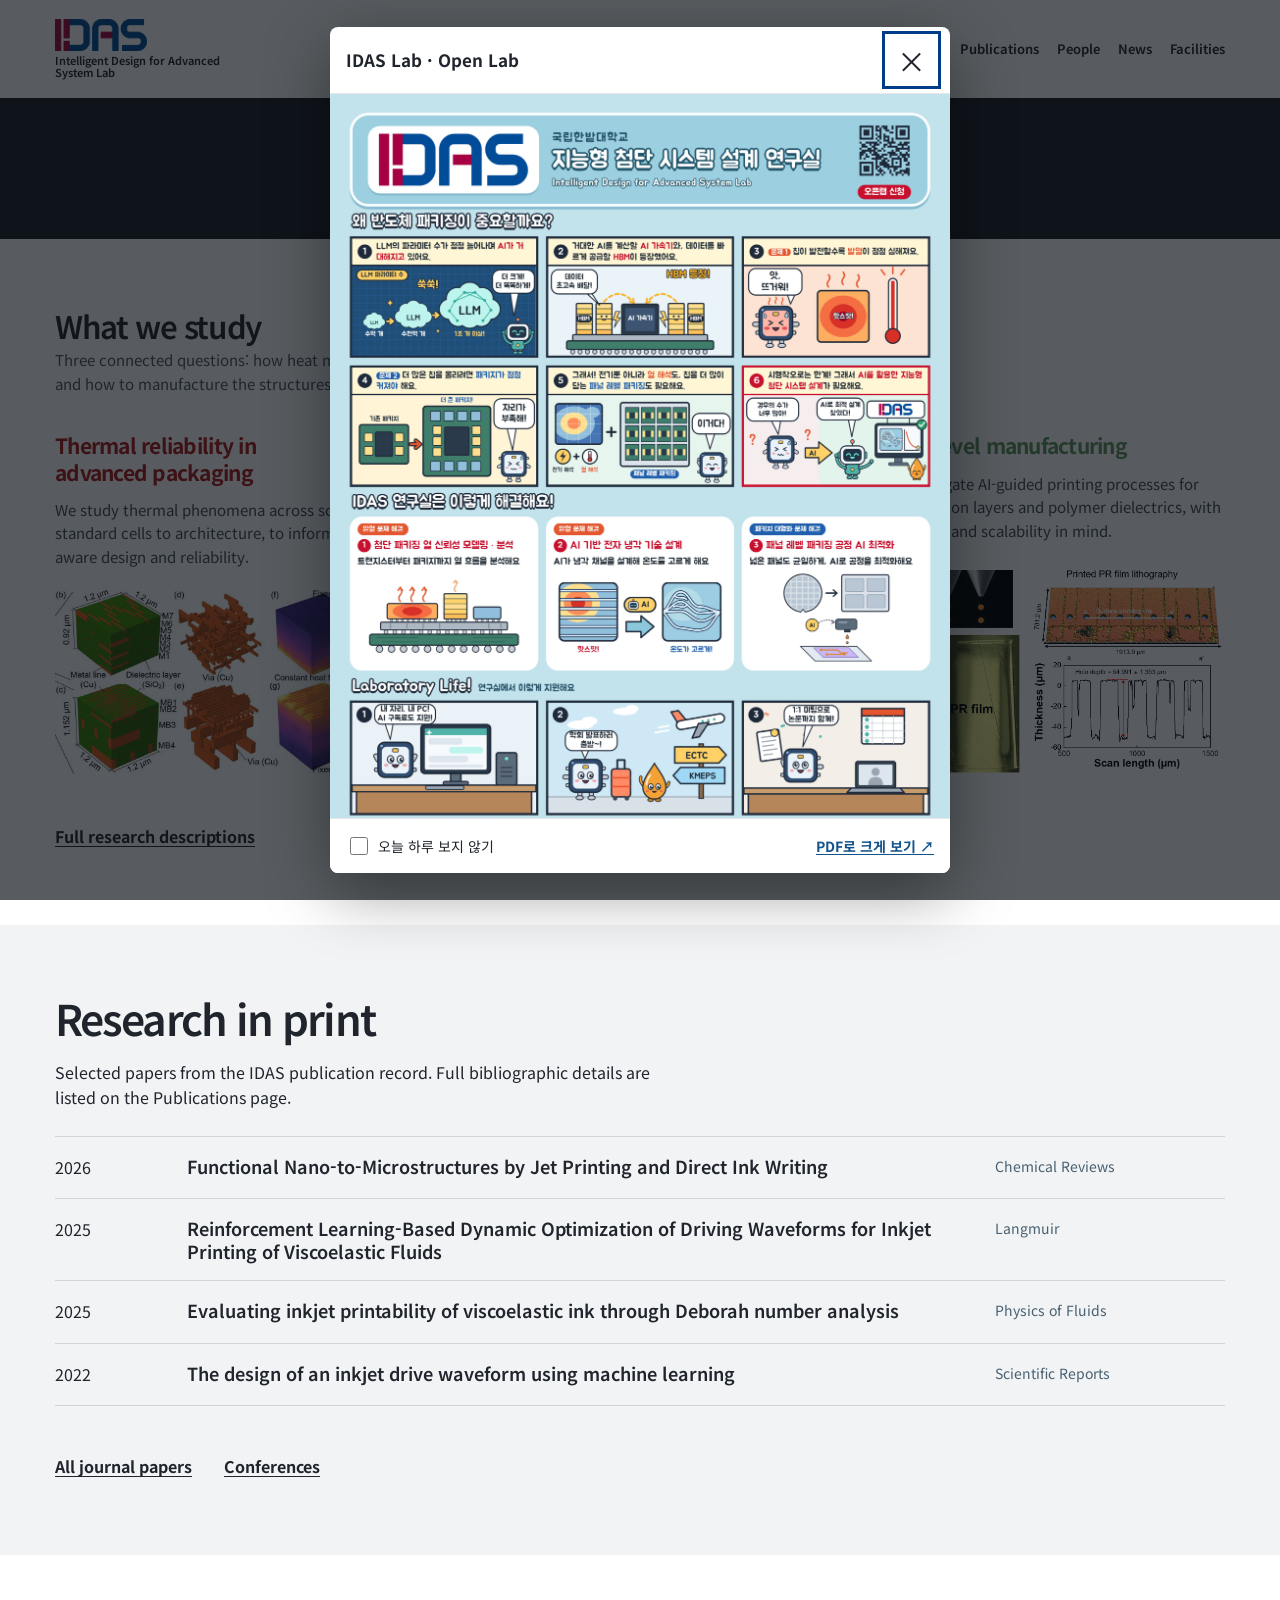
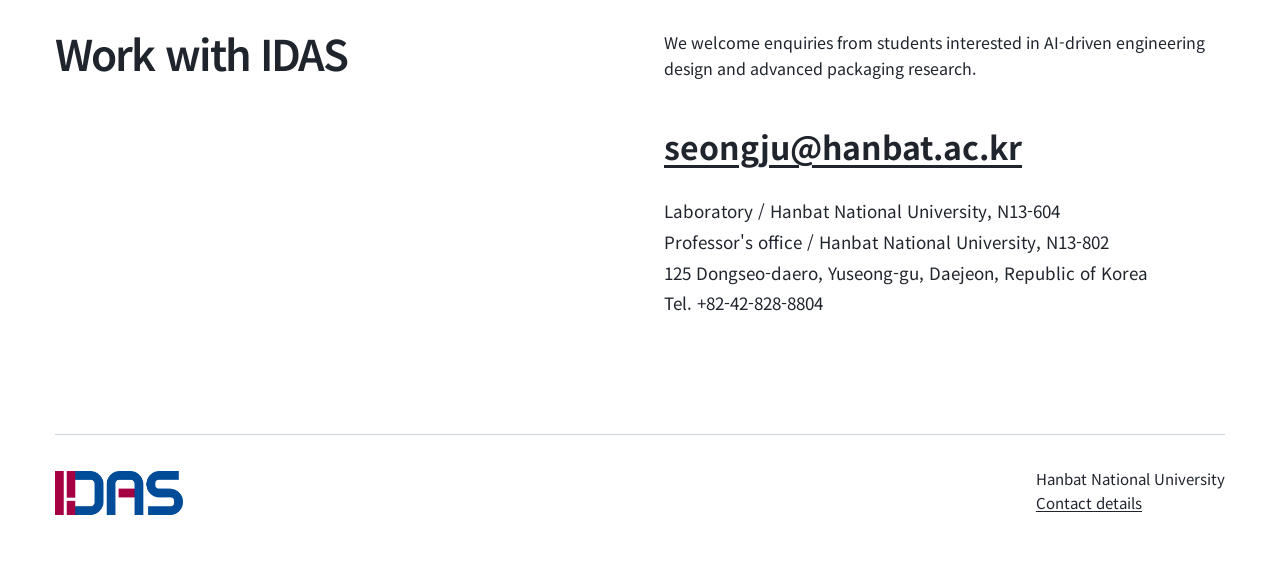
<file: index.html>
<!doctype html>
<html lang="ko">
<head>
<meta charset="utf-8"><meta name="viewport" content="width=device-width, initial-scale=1">
<meta name="description" content="국립한밭대학교 IDAS 연구실: 물리적 이해를 바탕으로 첨단 패키징, 전자 냉각, 제조 공정에 AI를 적용합니다.">
<title>IDAS 연구실 | 국립한밭대학교</title>
<link rel="preconnect" href="https://api.fontshare.com"><link rel="preconnect" href="https://cdn.fontshare.com" crossorigin>
<link href="https://api.fontshare.com/v2/css?f[]=general-sans@400,500,600,700&display=swap" rel="stylesheet">
<link href="https://fonts.googleapis.com/css2?family=Noto+Sans+KR:wght@400;600;700&display=swap" rel="stylesheet">
<link rel="stylesheet" href="hallmark.css">
<link rel="stylesheet" href="reference.css">
<link rel="stylesheet" href="poster-popup.css">
</head>
<body>
<a class="skip" href="#main">본문으로 이동</a>
<header class="hero" id="home">
 <nav class="nav wrap" aria-label="주 메뉴"><a class="brand" href="index.html"><img class="brand-mark" src="assets/idas-logo.png" width="1858" height="643" alt="IDAS"> <span>Intelligent Design for Advanced System Lab</span></a><button class="menu" aria-expanded="false" aria-controls="navlinks">Menu <span lang="ko">메뉴</span></button><div class="navlinks" id="navlinks"><a href="index.html" aria-current="page">Home</a><a href="research.html">Research</a><a href="publications.html">Publications</a><a href="people.html">People</a><a href="news.html">News</a><a href="facilities.html">Facilities</a></div></nav>
 <div class="hero-body wrap"><div class="hero-main"><h1>IDAS Lab<span class="translation" lang="ko">지능형 첨단 시스템 설계 연구실</span></h1></div></div>
</header>
<main id="main">
<section class="section research wrap" id="research"><div class="axis research-intro"><div></div><div><h2>What we study</h2><p>Three connected questions: how heat moves through packages, how to remove it, and how to manufacture the structures reliably.</p></div></div><div class="topics"><article class="topic"><div class="glyph" aria-hidden="true"><b style="--h:55px"></b><b style="--h:85px"></b><b style="--h:65px"></b><b style="--h:100px"></b><b style="--h:72px"></b><b style="--h:93px"></b></div><div><h3>Thermal reliability in advanced packaging</h3><p>We study thermal phenomena across scales, from standard cells to architecture, to inform thermal-aware design and reliability.</p></div><figure class="topic-figure"><a href="assets/thermal-reliability-modeling.png" target="_blank" rel="noopener noreferrer" aria-label="Open the thermal reliability modeling diagram at full size"><img src="assets/thermal-reliability-modeling.png" width="1082" height="577" alt="Semiconductor metal-line and dielectric models, copper vias, and two thermal simulation maps" loading="lazy" decoding="async"></a></figure></article><article class="topic"><div class="glyph" aria-hidden="true"><b style="--h:16px"></b><b style="--h:25px"></b><b style="--h:36px"></b><b style="--h:25px"></b><b style="--h:16px"></b></div><div><h3>AI-designed liquid cooling</h3><p>We explore microchannel geometries for efficient cooling and more uniform temperatures across chiplets.</p></div><figure class="topic-figure"><a href="assets/ai-liquid-cooling-design.png" target="_blank" rel="noopener noreferrer" aria-label="Open the liquid cooling design comparison at full size"><img src="assets/ai-liquid-cooling-design.png" width="1042" height="561" alt="Baseline, EoH design, and final design compared with flow and temperature maps" loading="lazy" decoding="async"></a></figure></article><article class="topic"><div class="glyph" aria-hidden="true"><b style="--y:0px"></b><b style="--y:-22px"></b><b style="--y:0px"></b><b style="--y:-22px"></b><b style="--y:0px"></b></div><div><h3>Panel-level manufacturing</h3><p>We investigate AI-guided printing processes for redistribution layers and polymer dielectrics, with uniformity and scalability in mind.</p></div><figure class="topic-figure"><a href="assets/panel-manufacturing-pr-lithography.png" target="_blank" rel="noopener noreferrer" aria-label="Open the printed PR film lithography figure at full size"><img src="assets/panel-manufacturing-pr-lithography.png" width="1225" height="739" alt="Printed photoresist film, surface profiling image, and a thickness versus scan-length graph" loading="lazy" decoding="async"></a></figure></article></div><div class="more"><a class="inline" href="research.html">Full research descriptions</a></div></section>
<section class="section publications wrap" id="publications"><div class="axis publication-head"><div></div><div><h2>Research in print</h2><p>Selected papers from the IDAS publication record. Full bibliographic details are listed on the Publications page.</p></div></div><ul class="publication-list"><li><span>2026</span><strong>Functional Nano-to-Microstructures by Jet Printing and Direct Ink Writing</strong><span class="venue">Chemical Reviews</span></li><li><span>2025</span><strong>Reinforcement Learning-Based Dynamic Optimization of Driving Waveforms for Inkjet Printing of Viscoelastic Fluids</strong><span class="venue">Langmuir</span></li><li><span>2025</span><strong>Evaluating inkjet printability of viscoelastic ink through Deborah number analysis</strong><span class="venue">Physics of Fluids</span></li><li><span>2022</span><strong>The design of an inkjet drive waveform using machine learning</strong><span class="venue">Scientific Reports</span></li></ul><div class="more"><a class="inline" href="publications.html#journals">All journal papers</a><a class="inline" href="publications.html#conferences">Conferences</a></div></section>

<section class="contact wrap" id="contact"><div class="axis"><div><h2>Work with IDAS</h2></div><div class="right"><p>We welcome enquiries from students interested in AI-driven engineering design and advanced packaging research.</p><a class="email" href="mailto:seongju@hanbat.ac.kr?subject=Inquiry%20to%20IDAS%20Lab">seongju@hanbat.ac.kr</a><address>Laboratory / Hanbat National University, N13-604<br>Professor's office / Hanbat National University, N13-802<br>125 Dongseo-daero, Yuseong-gu, Daejeon, Republic of Korea<br>Tel. +82-42-828-8804</address></div></div><footer><div><img class="footer-mark" src="assets/idas-logo.png" width="1858" height="643" alt="IDAS"></div><div>Hanbat National University<br><a href="contact.html">Contact details</a></div></footer></section>
</main>
<dialog id="poster-dialog" class="poster-dialog" aria-labelledby="poster-dialog-title"><div class="poster-dialog-inner"><div class="poster-dialog-header"><h2 id="poster-dialog-title">IDAS Lab · Open Lab</h2><button type="button" class="poster-dialog-close" data-poster-close aria-label="Close popup">×</button></div><div class="poster-dialog-content"><img src="assets/idas-open-lab-poster.png" alt="IDAS 연구실 소개 및 오픈랩 안내 포스터" width="1264" height="1727"></div><div class="poster-dialog-footer"><label><input id="poster-hide-today" type="checkbox">오늘 하루 보지 않기</label><a href="assets/idas-open-lab-poster.pdf" target="_blank" rel="noopener noreferrer">PDF로 크게 보기 ↗</a></div></div></dialog>
<script src="poster-popup.js"></script>
<script>
const menu=document.querySelector('.menu'),links=document.querySelector('.navlinks');menu.addEventListener('click',()=>{const opened=menu.getAttribute('aria-expanded')==='true';menu.setAttribute('aria-expanded',String(!opened));links.classList.toggle('open',!opened)});links.addEventListener('click',e=>{if(e.target.closest('a')){links.classList.remove('open');menu.setAttribute('aria-expanded','false')}});
</script>
</body></html>
</file>
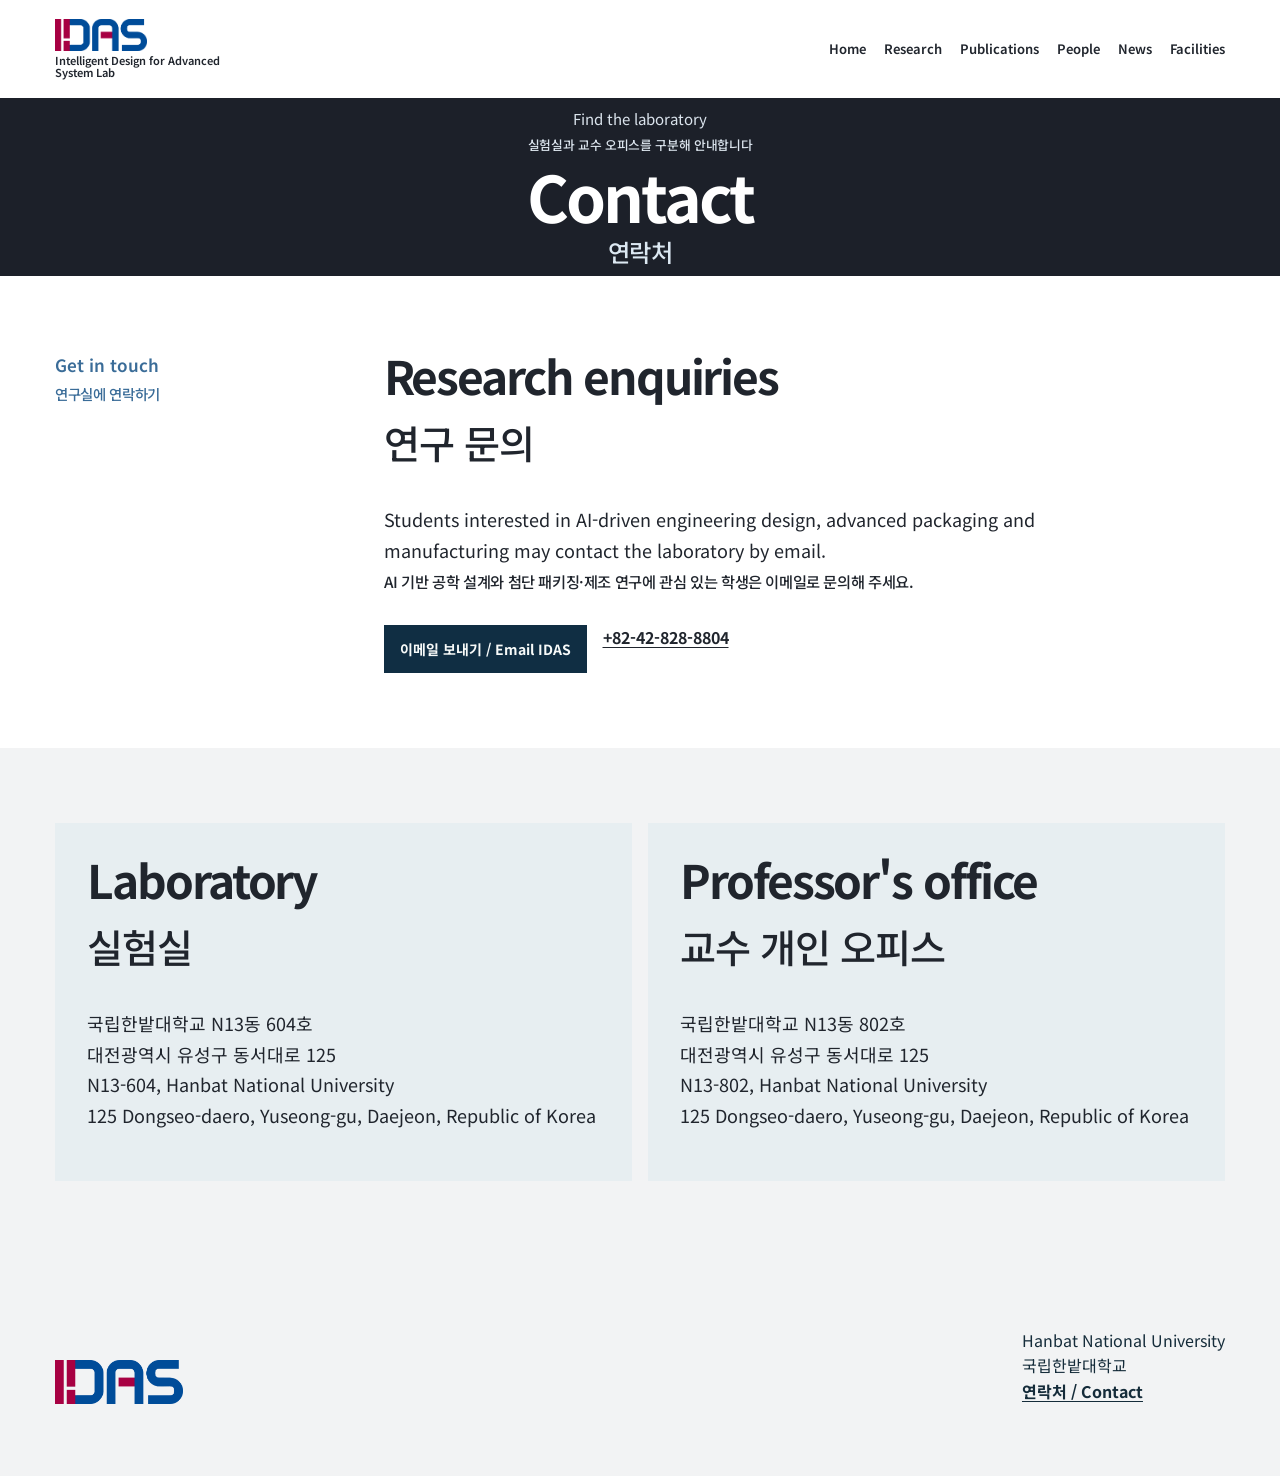
<file: contact.html>
<!doctype html>
<html lang="ko"><head><meta charset="utf-8"><meta name="viewport" content="width=device-width, initial-scale=1">
<meta name="description" content="IDAS 연구실 연락처 페이지. 국립한밭대학교.">
<title>연락처 | IDAS 연구실</title>
<link rel="preconnect" href="https://api.fontshare.com"><link rel="preconnect" href="https://cdn.fontshare.com" crossorigin>
<link href="https://api.fontshare.com/v2/css?f[]=general-sans@400,500,600,700&display=swap" rel="stylesheet">
<link href="https://fonts.googleapis.com/css2?family=Noto+Sans+KR:wght@400;600;700&display=swap" rel="stylesheet">
<link rel="stylesheet" href="hallmark.css">
<link rel="stylesheet" href="reference.css"></head>
<body><a class="skip" href="#main">본문으로 이동</a><header class="page-header">
<nav class="nav wrap" aria-label="주 메뉴"><a class="brand" href="index.html"><img class="brand-mark" src="assets/idas-logo.png" width="1858" height="643" alt="IDAS"><span>Intelligent Design for Advanced System Lab</span></a><button class="menu" aria-expanded="false" aria-controls="navlinks">Menu <span lang="ko">메뉴</span></button><div class="navlinks" id="navlinks"><a href="index.html">Home</a><a href="research.html">Research</a><a href="publications.html">Publications</a><a href="people.html">People</a><a href="news.html">News</a><a href="facilities.html">Facilities</a></div></nav>
<div class="page-title wrap"><p>Find the laboratory<span class="translation" lang="ko">실험실과 교수 오피스를 구분해 안내합니다</span></p><h1>Contact<span class="translation" lang="ko">연락처</span></h1></div></header>
<main id="main">
<section class="page-section wrap"><div class="reading-grid"><div class="aside">Get in touch<span class="translation" lang="ko">연구실에 연락하기</span></div><div><h2>Research enquiries<span class="translation" lang="ko">연구 문의</span></h2><p>Students interested in AI-driven engineering design, advanced packaging and manufacturing may contact the laboratory by email.<span class="translation" lang="ko">AI 기반 공학 설계와 첨단 패키징·제조 연구에 관심 있는 학생은 이메일로 문의해 주세요.</span></p><div class="section-links"><a class="button" href="mailto:seongju@hanbat.ac.kr?subject=Inquiry%20to%20IDAS%20Lab">이메일 보내기 / Email IDAS</a><a href="tel:+82428288804">+82-42-828-8804</a></div></div></div></section>
<section class="page-section wrap"><div class="contact-grid"><div class="contact-panel"><h2>Laboratory<span class="translation" lang="ko">실험실</span></h2><address>국립한밭대학교 N13동 604호<br>대전광역시 유성구 동서대로 125</address><p>N13-604, Hanbat National University<br>125 Dongseo-daero, Yuseong-gu, Daejeon, Republic of Korea</p></div><div class="contact-panel"><h2>Professor's office<span class="translation" lang="ko">교수 개인 오피스</span></h2><address>국립한밭대학교 N13동 802호<br>대전광역시 유성구 동서대로 125</address><p>N13-802, Hanbat National University<br>125 Dongseo-daero, Yuseong-gu, Daejeon, Republic of Korea</p></div></div></section></main>
<footer class="page-footer wrap"><div class="footer-grid"><img class="footer-mark" src="assets/idas-logo.png" width="1858" height="643" alt="IDAS"><p>Hanbat National University<br><span lang="ko">국립한밭대학교</span><br><a href="contact.html">연락처 / Contact</a></p></div></footer>
<script src="site.js"></script></body></html>
</file>
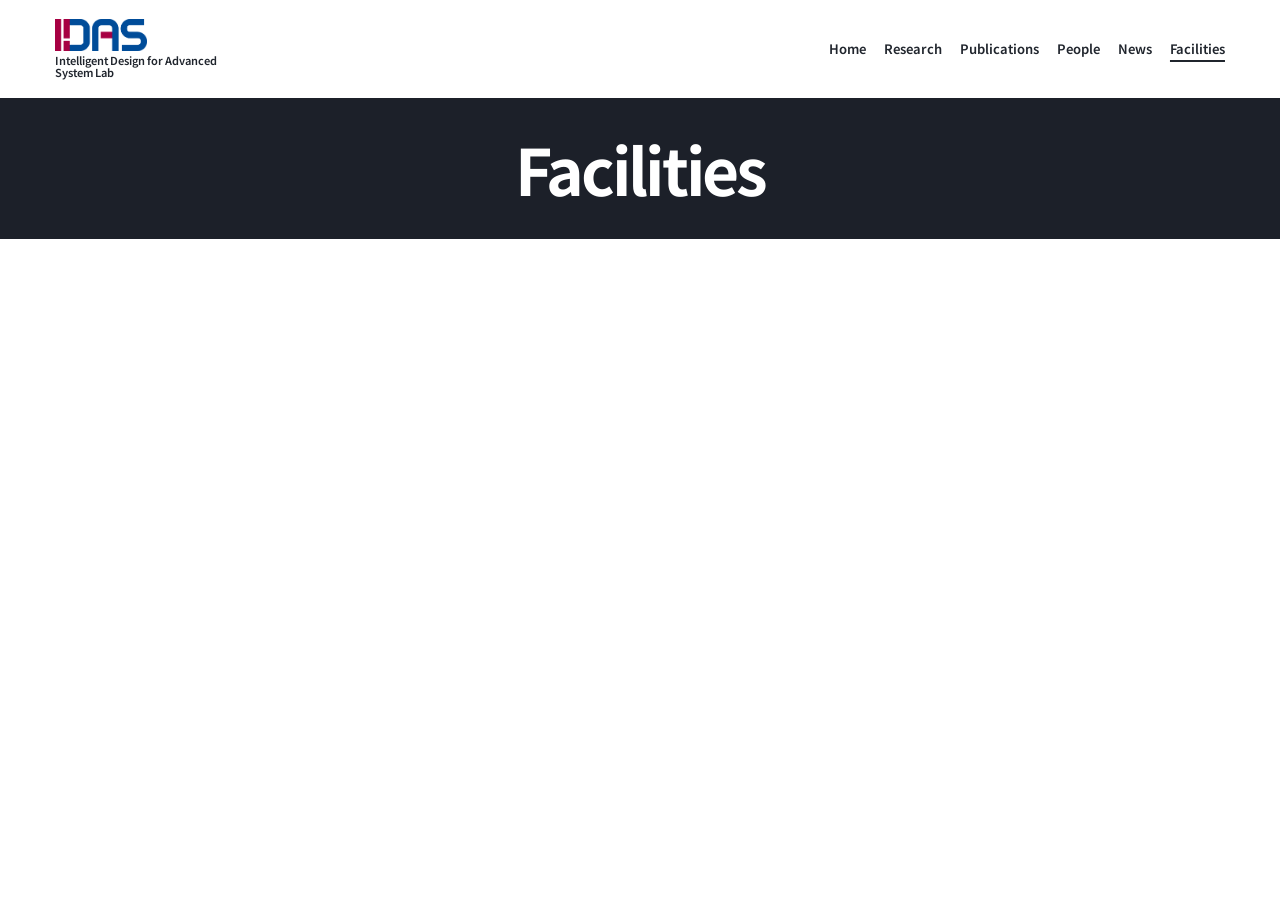
<file: facilities.html>
<!doctype html>
<html lang="en"><head><meta charset="utf-8"><meta name="viewport" content="width=device-width, initial-scale=1">
<meta name="description" content="IDAS Lab Facilities. Hanbat National University.">
<title>Facilities | IDAS Lab</title>
<link rel="preconnect" href="https://api.fontshare.com"><link rel="preconnect" href="https://cdn.fontshare.com" crossorigin>
<link href="https://api.fontshare.com/v2/css?f[]=general-sans@400,500,600,700&display=swap" rel="stylesheet">
<link href="https://fonts.googleapis.com/css2?family=Noto+Sans+KR:wght@400;600;700&display=swap" rel="stylesheet">
<link rel="stylesheet" href="hallmark.css">
<link rel="stylesheet" href="reference.css"></head>
<body><a class="skip" href="#main">Skip to content</a><header class="page-header">
<nav class="nav wrap" aria-label="Main navigation"><a class="brand" href="index.html"><img class="brand-mark" src="assets/idas-logo.png" width="1858" height="643" alt="IDAS"><span>Intelligent Design for Advanced System Lab</span></a><button class="menu" aria-expanded="false" aria-controls="navlinks">Menu</button><div class="navlinks" id="navlinks"><a href="index.html">Home</a><a href="research.html">Research</a><a href="publications.html">Publications</a><a href="people.html">People</a><a href="news.html">News</a><a href="facilities.html" aria-current="page">Facilities</a></div></nav>
<div class="page-title wrap"><h1>Facilities</h1></div></header>
<main id="main" class="empty-page"></main>

<script src="site.js"></script></body></html>
</file>
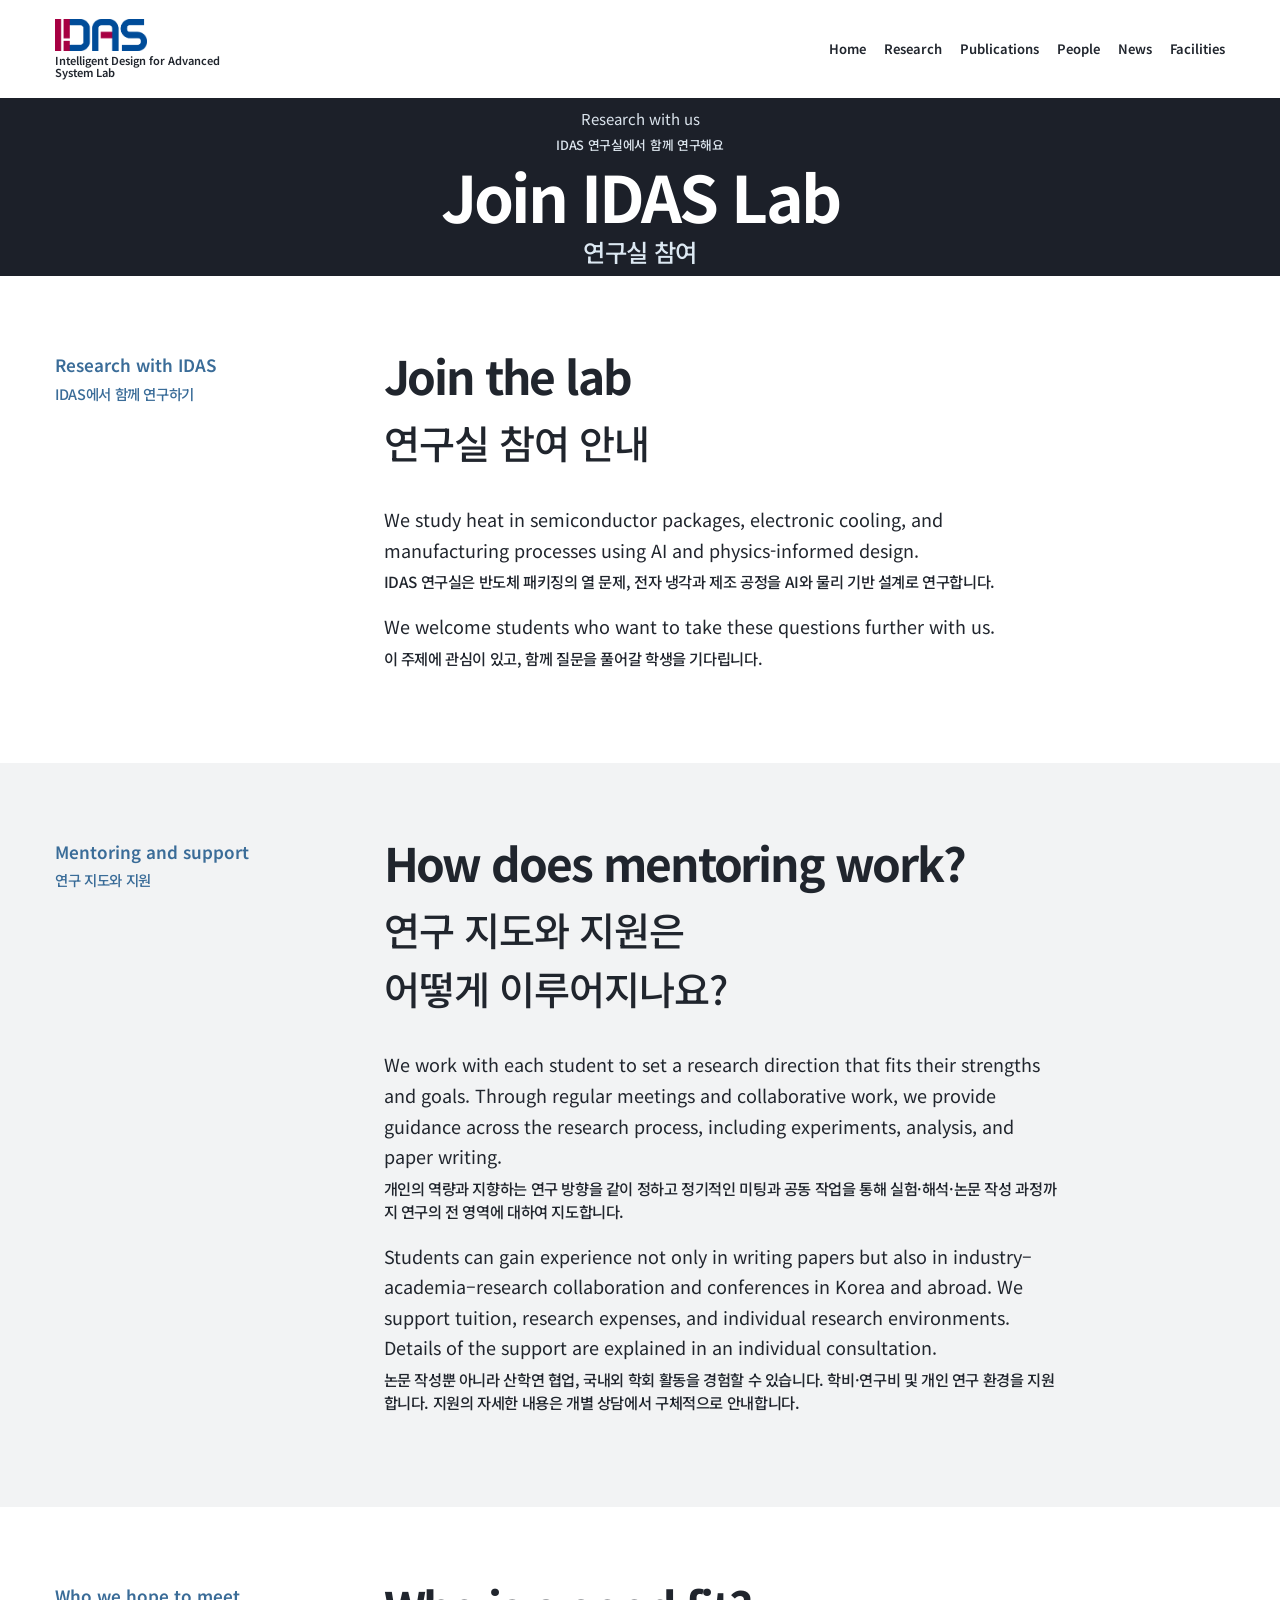
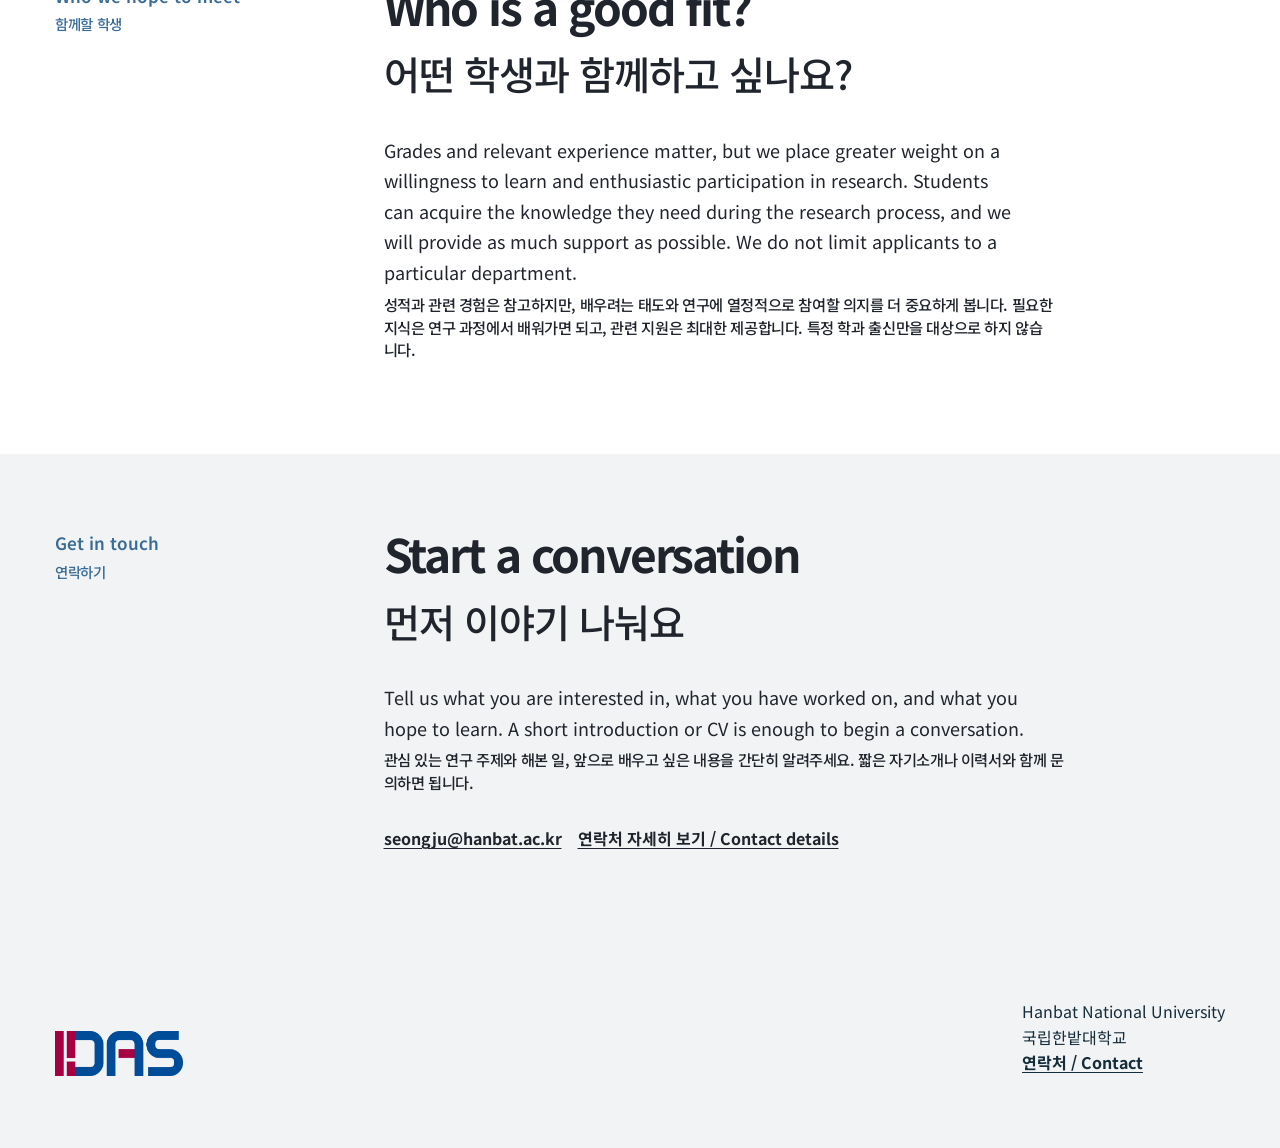
<file: join.html>
<!doctype html>
<html lang="ko"><head><meta charset="utf-8"><meta name="viewport" content="width=device-width, initial-scale=1">
<meta name="description" content="IDAS 연구실 연구실 참여 페이지. 국립한밭대학교.">
<title>연구실 참여 | IDAS 연구실</title>
<link rel="preconnect" href="https://api.fontshare.com"><link rel="preconnect" href="https://cdn.fontshare.com" crossorigin>
<link href="https://api.fontshare.com/v2/css?f[]=general-sans@400,500,600,700&display=swap" rel="stylesheet">
<link href="https://fonts.googleapis.com/css2?family=Noto+Sans+KR:wght@400;600;700&display=swap" rel="stylesheet">
<link rel="stylesheet" href="hallmark.css">
<link rel="stylesheet" href="reference.css"></head>
<body><a class="skip" href="#main">본문으로 이동</a><header class="page-header">
<nav class="nav wrap" aria-label="주 메뉴"><a class="brand" href="index.html"><img class="brand-mark" src="assets/idas-logo.png" width="1858" height="643" alt="IDAS"><span>Intelligent Design for Advanced System Lab</span></a><button class="menu" aria-expanded="false" aria-controls="navlinks">Menu <span lang="ko">메뉴</span></button><div class="navlinks" id="navlinks"><a href="index.html">Home</a><a href="research.html">Research</a><a href="publications.html">Publications</a><a href="people.html">People</a><a href="news.html">News</a><a href="facilities.html">Facilities</a></div></nav>
<div class="page-title wrap"><p>Research with us<span class="translation" lang="ko">IDAS 연구실에서 함께 연구해요</span></p><h1>Join IDAS Lab<span class="translation" lang="ko">연구실 참여</span></h1></div></header>
<main id="main">
<section class="page-section wrap"><div class="reading-grid"><div class="aside">Research with IDAS<span class="translation" lang="ko">IDAS에서 함께 연구하기</span></div><div><h2>Join the lab<span class="translation" lang="ko">연구실 참여 안내</span></h2><p>We study heat in semiconductor packages, electronic cooling, and manufacturing processes using AI and physics-informed design.<span class="translation" lang="ko">IDAS 연구실은 반도체 패키징의 열 문제, 전자 냉각과 제조 공정을 AI와 물리 기반 설계로 연구합니다.</span></p><p>We welcome students who want to take these questions further with us.<span class="translation" lang="ko">이 주제에 관심이 있고, 함께 질문을 풀어갈 학생을 기다립니다.</span></p></div></div></section>
<section class="page-section wrap" id="mentoring"><div class="reading-grid"><div class="aside">Mentoring and support<span class="translation" lang="ko">연구 지도와 지원</span></div><div><h2>How does mentoring work?<span class="translation" lang="ko">연구 지도와 지원은 어떻게 이루어지나요?</span></h2><p>We work with each student to set a research direction that fits their strengths and goals. Through regular meetings and collaborative work, we provide guidance across the research process, including experiments, analysis, and paper writing.<span class="translation" lang="ko">개인의 역량과 지향하는 연구 방향을 같이 정하고 정기적인 미팅과 공동 작업을 통해 실험·해석·논문 작성 과정까지 연구의 전 영역에 대하여 지도합니다.</span></p><p>Students can gain experience not only in writing papers but also in industry–academia–research collaboration and conferences in Korea and abroad. We support tuition, research expenses, and individual research environments. Details of the support are explained in an individual consultation.<span class="translation" lang="ko">논문 작성뿐 아니라 산학연 협업, 국내외 학회 활동을 경험할 수 있습니다. 학비·연구비 및 개인 연구 환경을 지원합니다. 지원의 자세한 내용은 개별 상담에서 구체적으로 안내합니다.</span></p></div></div></section>
<section class="page-section wrap" id="applicants"><div class="reading-grid"><div class="aside">Who we hope to meet<span class="translation" lang="ko">함께할 학생</span></div><div><h2>Who is a good fit?<span class="translation" lang="ko">어떤 학생과 함께하고 싶나요?</span></h2><p>Grades and relevant experience matter, but we place greater weight on a willingness to learn and enthusiastic participation in research. Students can acquire the knowledge they need during the research process, and we will provide as much support as possible. We do not limit applicants to a particular department.<span class="translation" lang="ko">성적과 관련 경험은 참고하지만, 배우려는 태도와 연구에 열정적으로 참여할 의지를 더 중요하게 봅니다. 필요한 지식은 연구 과정에서 배워가면 되고, 관련 지원은 최대한 제공합니다. 특정 학과 출신만을 대상으로 하지 않습니다.</span></p></div></div></section>
<section class="page-section wrap" id="inquiry"><div class="reading-grid"><div class="aside">Get in touch<span class="translation" lang="ko">연락하기</span></div><div><h2>Start a conversation<span class="translation" lang="ko">먼저 이야기 나눠요</span></h2><p>Tell us what you are interested in, what you have worked on, and what you hope to learn. A short introduction or CV is enough to begin a conversation.<span class="translation" lang="ko">관심 있는 연구 주제와 해본 일, 앞으로 배우고 싶은 내용을 간단히 알려주세요. 짧은 자기소개나 이력서와 함께 문의하면 됩니다.</span></p><div class="section-links"><a href="mailto:seongju@hanbat.ac.kr?subject=IDAS%20Lab%20research%20inquiry">seongju@hanbat.ac.kr</a><a href="contact.html">연락처 자세히 보기 / Contact details</a></div></div></div></section></main>
<footer class="page-footer wrap"><div class="footer-grid"><img class="footer-mark" src="assets/idas-logo.png" width="1858" height="643" alt="IDAS"><p>Hanbat National University<br><span lang="ko">국립한밭대학교</span><br><a href="contact.html">연락처 / Contact</a></p></div></footer>
<script src="site.js"></script></body></html>
</file>
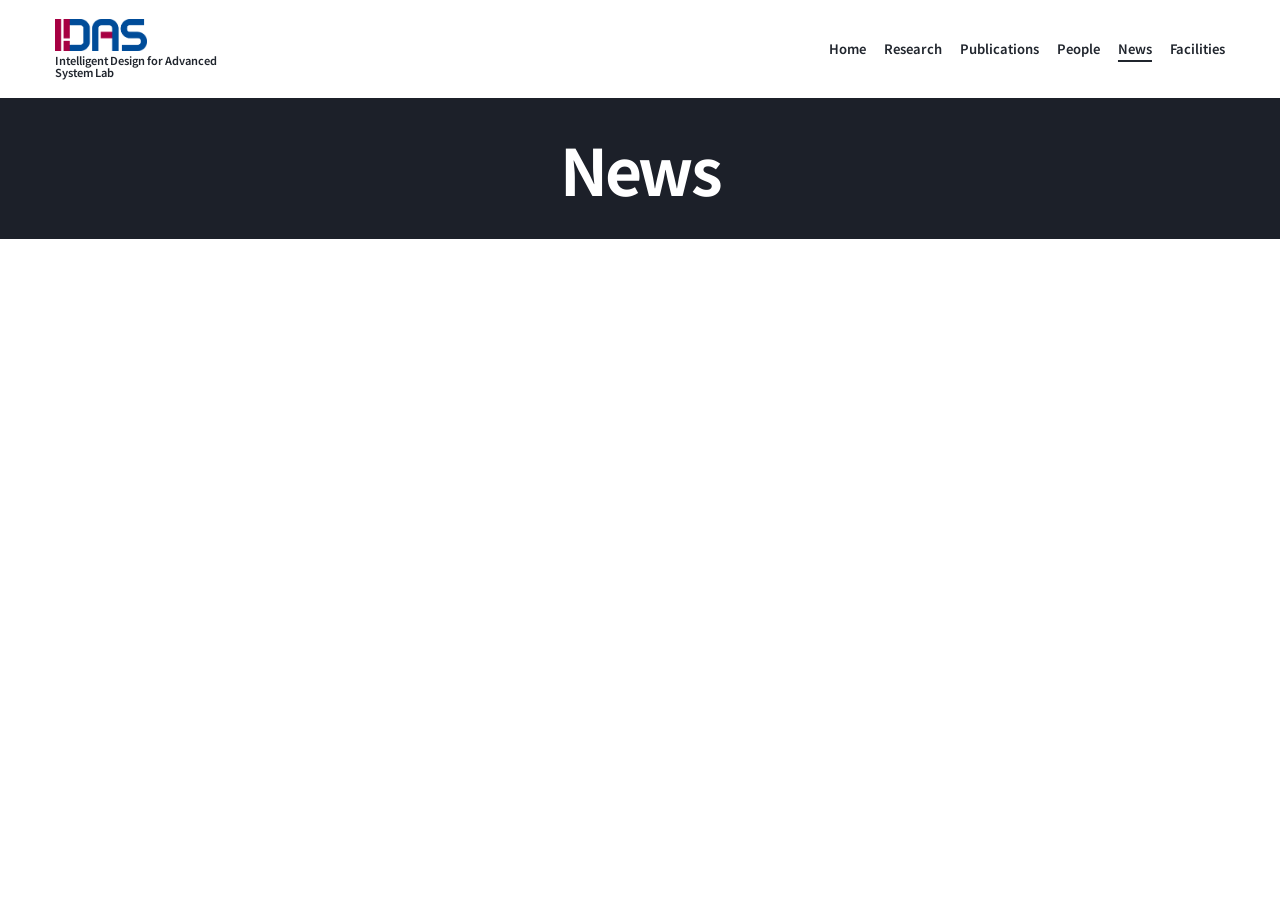
<file: news.html>
<!doctype html>
<html lang="en"><head><meta charset="utf-8"><meta name="viewport" content="width=device-width, initial-scale=1">
<meta name="description" content="IDAS Lab News. Hanbat National University.">
<title>News | IDAS Lab</title>
<link rel="preconnect" href="https://api.fontshare.com"><link rel="preconnect" href="https://cdn.fontshare.com" crossorigin>
<link href="https://api.fontshare.com/v2/css?f[]=general-sans@400,500,600,700&display=swap" rel="stylesheet">
<link href="https://fonts.googleapis.com/css2?family=Noto+Sans+KR:wght@400;600;700&display=swap" rel="stylesheet">
<link rel="stylesheet" href="hallmark.css">
<link rel="stylesheet" href="reference.css"></head>
<body><a class="skip" href="#main">Skip to content</a><header class="page-header">
<nav class="nav wrap" aria-label="Main navigation"><a class="brand" href="index.html"><img class="brand-mark" src="assets/idas-logo.png" width="1858" height="643" alt="IDAS"><span>Intelligent Design for Advanced System Lab</span></a><button class="menu" aria-expanded="false" aria-controls="navlinks">Menu</button><div class="navlinks" id="navlinks"><a href="index.html">Home</a><a href="research.html">Research</a><a href="publications.html">Publications</a><a href="people.html">People</a><a href="news.html" aria-current="page">News</a><a href="facilities.html">Facilities</a></div></nav>
<div class="page-title wrap"><h1>News</h1></div></header>
<main id="main" class="empty-page"></main>

<script src="site.js"></script></body></html>
</file>
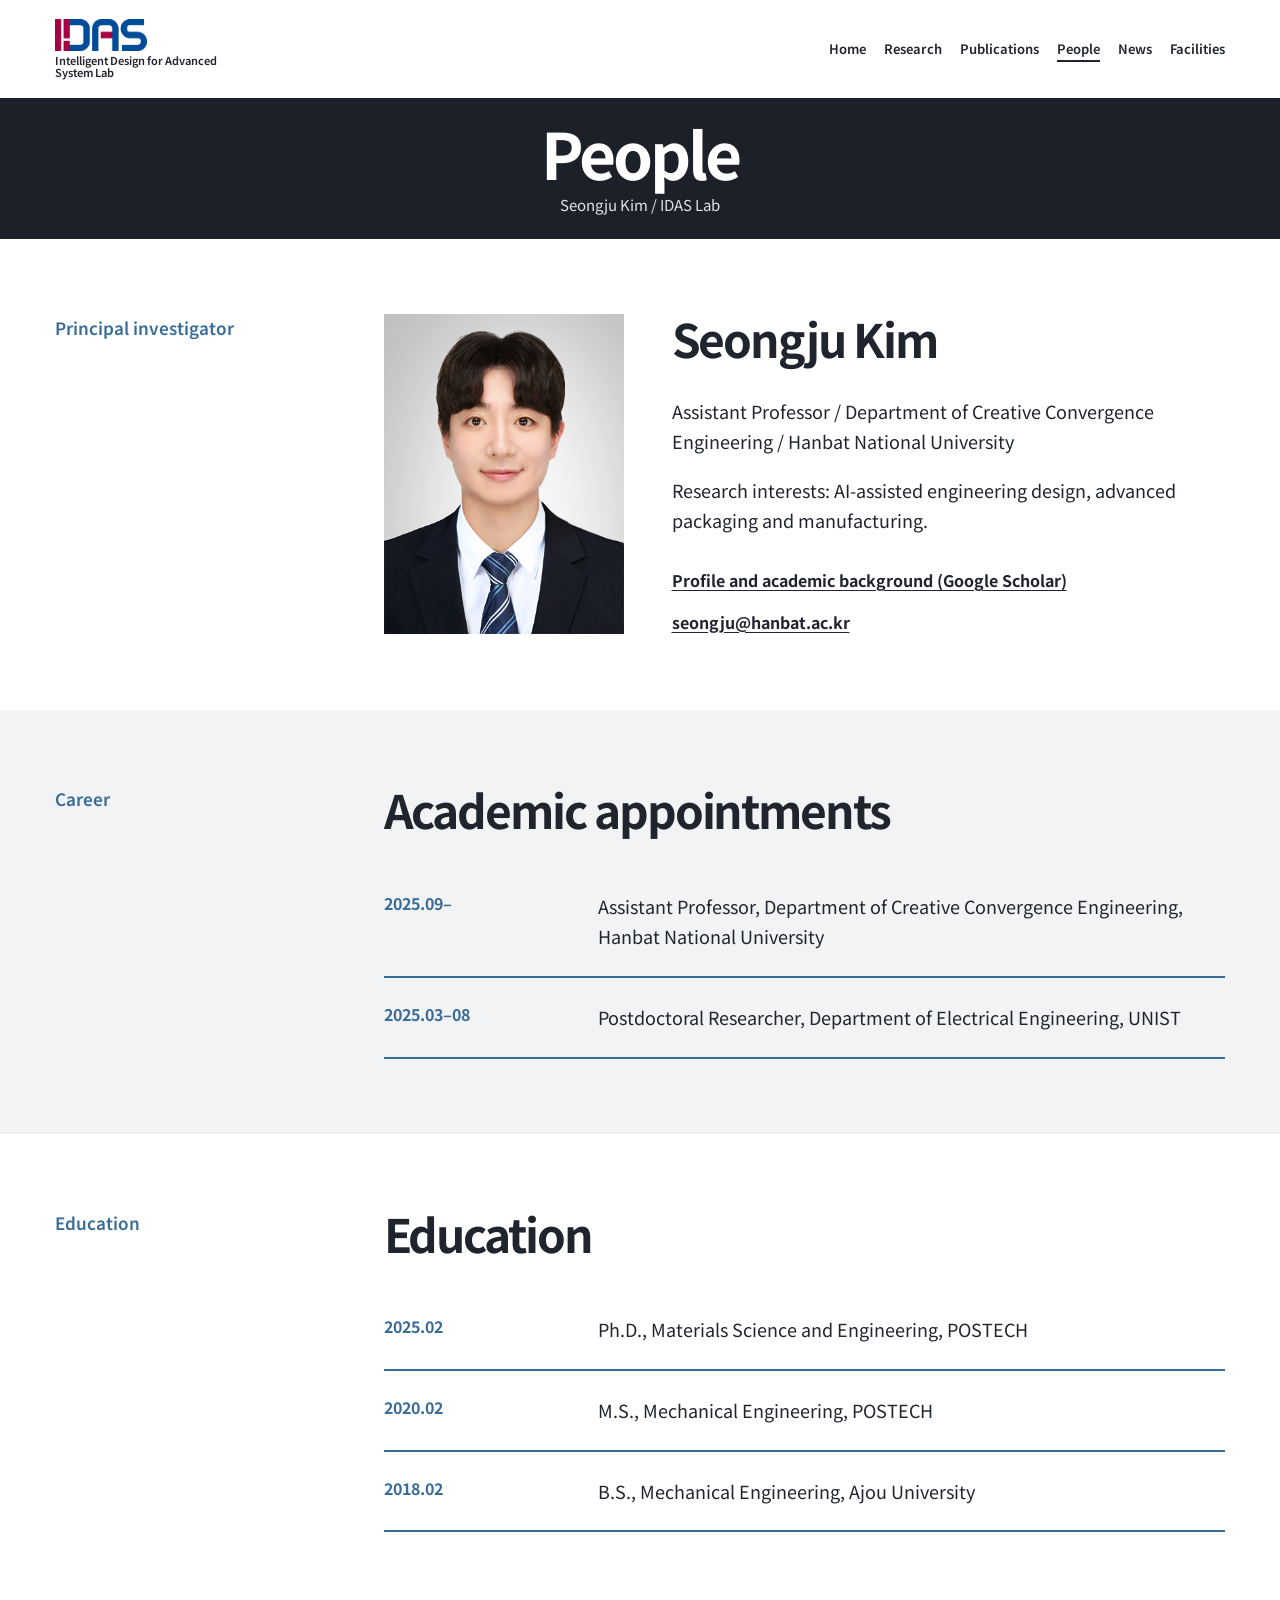
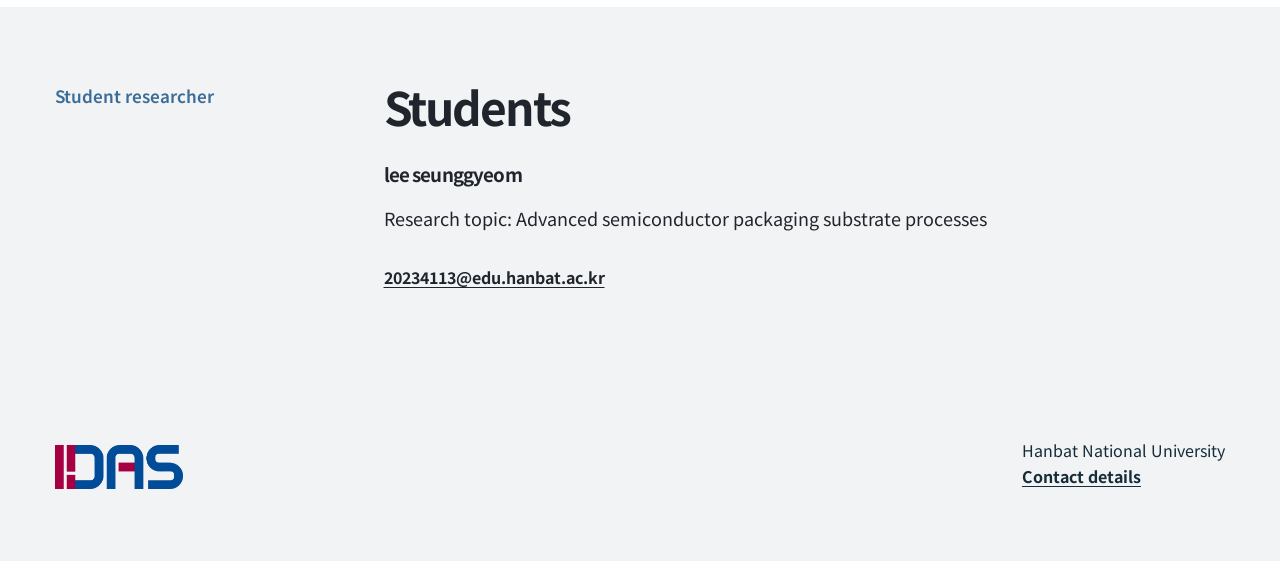
<file: people.html>
<!doctype html>
<html lang="en"><head><meta charset="utf-8"><meta name="viewport" content="width=device-width, initial-scale=1">
<meta name="description" content="IDAS Lab People. Hanbat National University.">
<title>People | IDAS Lab</title>
<link rel="preconnect" href="https://api.fontshare.com"><link rel="preconnect" href="https://cdn.fontshare.com" crossorigin>
<link href="https://api.fontshare.com/v2/css?f[]=general-sans@400,500,600,700&display=swap" rel="stylesheet">
<link href="https://fonts.googleapis.com/css2?family=Noto+Sans+KR:wght@400;600;700&display=swap" rel="stylesheet">
<link rel="stylesheet" href="hallmark.css">
<link rel="stylesheet" href="reference.css"></head>
<body><a class="skip" href="#main">Skip to content</a><header class="page-header">
<nav class="nav wrap" aria-label="Main navigation"><a class="brand" href="index.html"><img class="brand-mark" src="assets/idas-logo.png" width="1858" height="643" alt="IDAS"><span>Intelligent Design for Advanced System Lab</span></a><button class="menu" aria-expanded="false" aria-controls="navlinks">Menu</button><div class="navlinks" id="navlinks"><a href="index.html">Home</a><a href="research.html">Research</a><a href="publications.html">Publications</a><a href="people.html" aria-current="page">People</a><a href="news.html">News</a><a href="facilities.html">Facilities</a></div></nav>
<div class="page-title wrap"><h1>People</h1><p>Seongju Kim / IDAS Lab</p></div></header>
<main id="main">
<section class="page-section wrap"><div class="reading-grid"><div class="aside">Principal investigator</div><div class="pi-profile"><img class="pi-photo" src="assets/seongju-kim.jpg" alt="Portrait of Seongju Kim" width="354" height="472"><div class="pi-copy"><h2 class="profile-name">Seongju Kim</h2><p>Assistant Professor / Department of Creative Convergence Engineering / Hanbat National University</p><p>Research interests: AI-assisted engineering design, advanced packaging and manufacturing.</p><div class="section-links"><a href="https://scholar.google.com/citations?user=4BLYg9QAAAAJ&amp;hl=en" target="_blank" rel="noopener noreferrer">Profile and academic background (Google Scholar)</a><a href="mailto:seongju@hanbat.ac.kr">seongju@hanbat.ac.kr</a></div></div></div></div></section>
<section class="page-section wrap"><div class="reading-grid"><div class="aside">Career</div><div><h2>Academic appointments</h2><ul class="profile-timeline"><li><time>2025.09–</time><p>Assistant Professor, Department of Creative Convergence Engineering, Hanbat National University</p></li><li><time>2025.03–08</time><p>Postdoctoral Researcher, Department of Electrical Engineering, UNIST</p></li></ul></div></div></section>
<section class="page-section wrap"><div class="reading-grid"><div class="aside">Education</div><div><h2>Education</h2><ul class="profile-timeline"><li><time>2025.02</time><p>Ph.D., Materials Science and Engineering, POSTECH</p></li><li><time>2020.02</time><p>M.S., Mechanical Engineering, POSTECH</p></li><li><time>2018.02</time><p>B.S., Mechanical Engineering, Ajou University</p></li></ul></div></div></section>
<section class="page-section wrap" id="students"><div class="reading-grid"><div class="aside">Student researcher</div><div><h2>Students</h2><h3>lee seunggyeom</h3><p>Research topic: Advanced semiconductor packaging substrate processes</p><div class="section-links"><a href="mailto:20234113@edu.hanbat.ac.kr">20234113@edu.hanbat.ac.kr</a></div></div></div></section></main>
<footer class="page-footer wrap"><div class="footer-grid"><img class="footer-mark" src="assets/idas-logo.png" width="1858" height="643" alt="IDAS"><p>Hanbat National University<br><a href="contact.html">Contact details</a></p></div></footer>
<script src="site.js"></script></body></html>
</file>
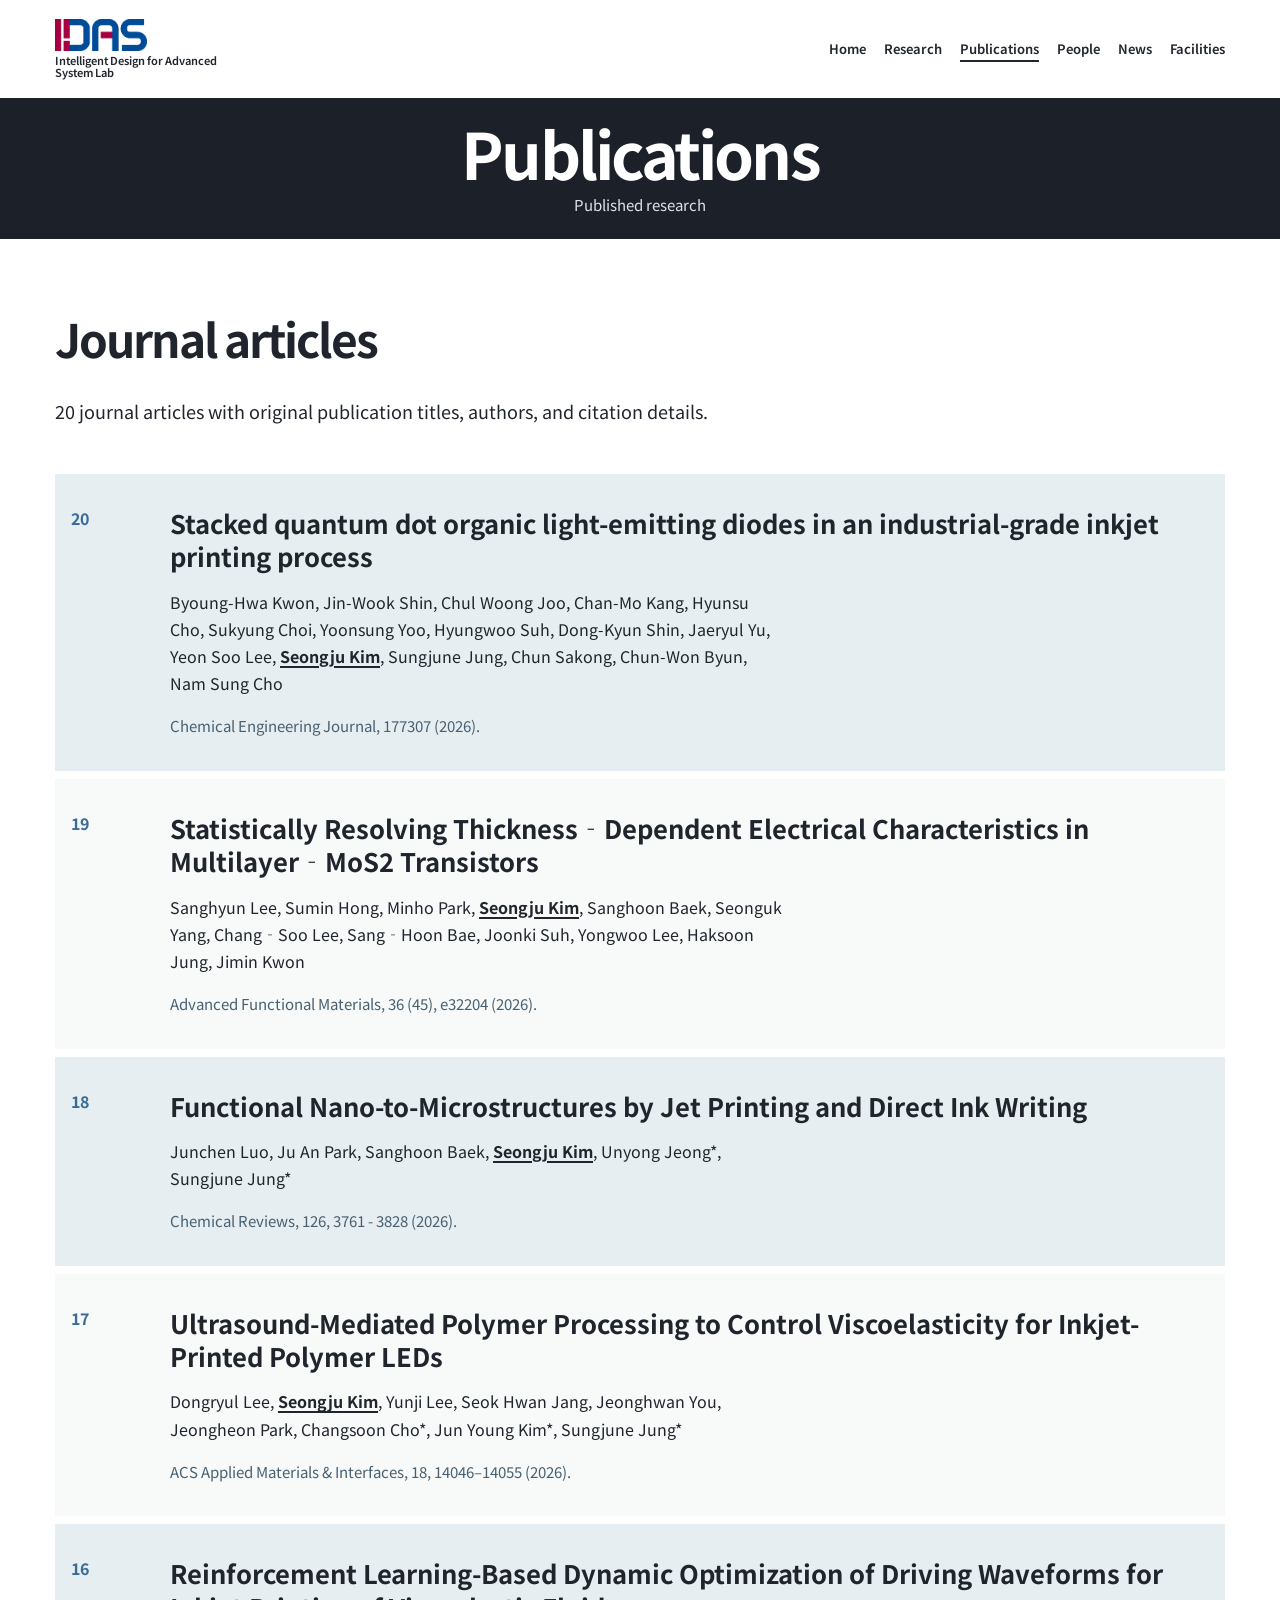
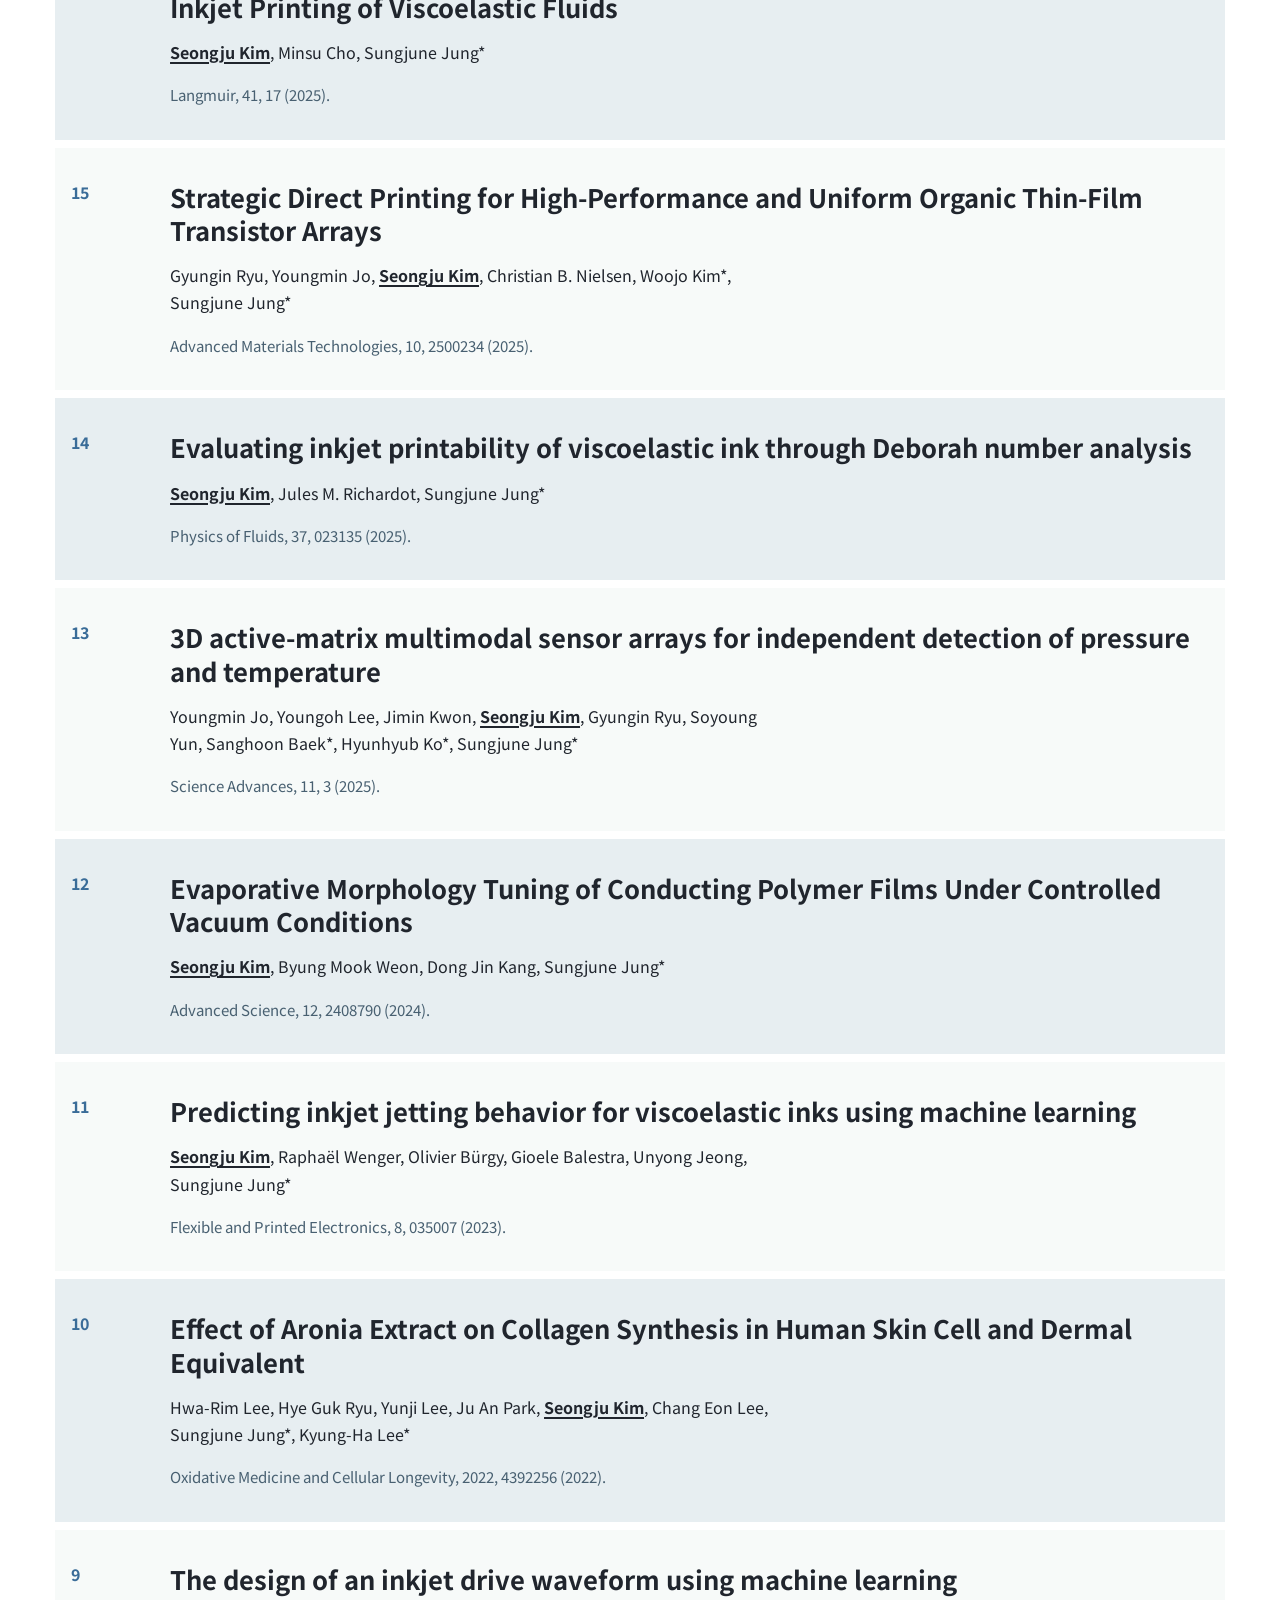
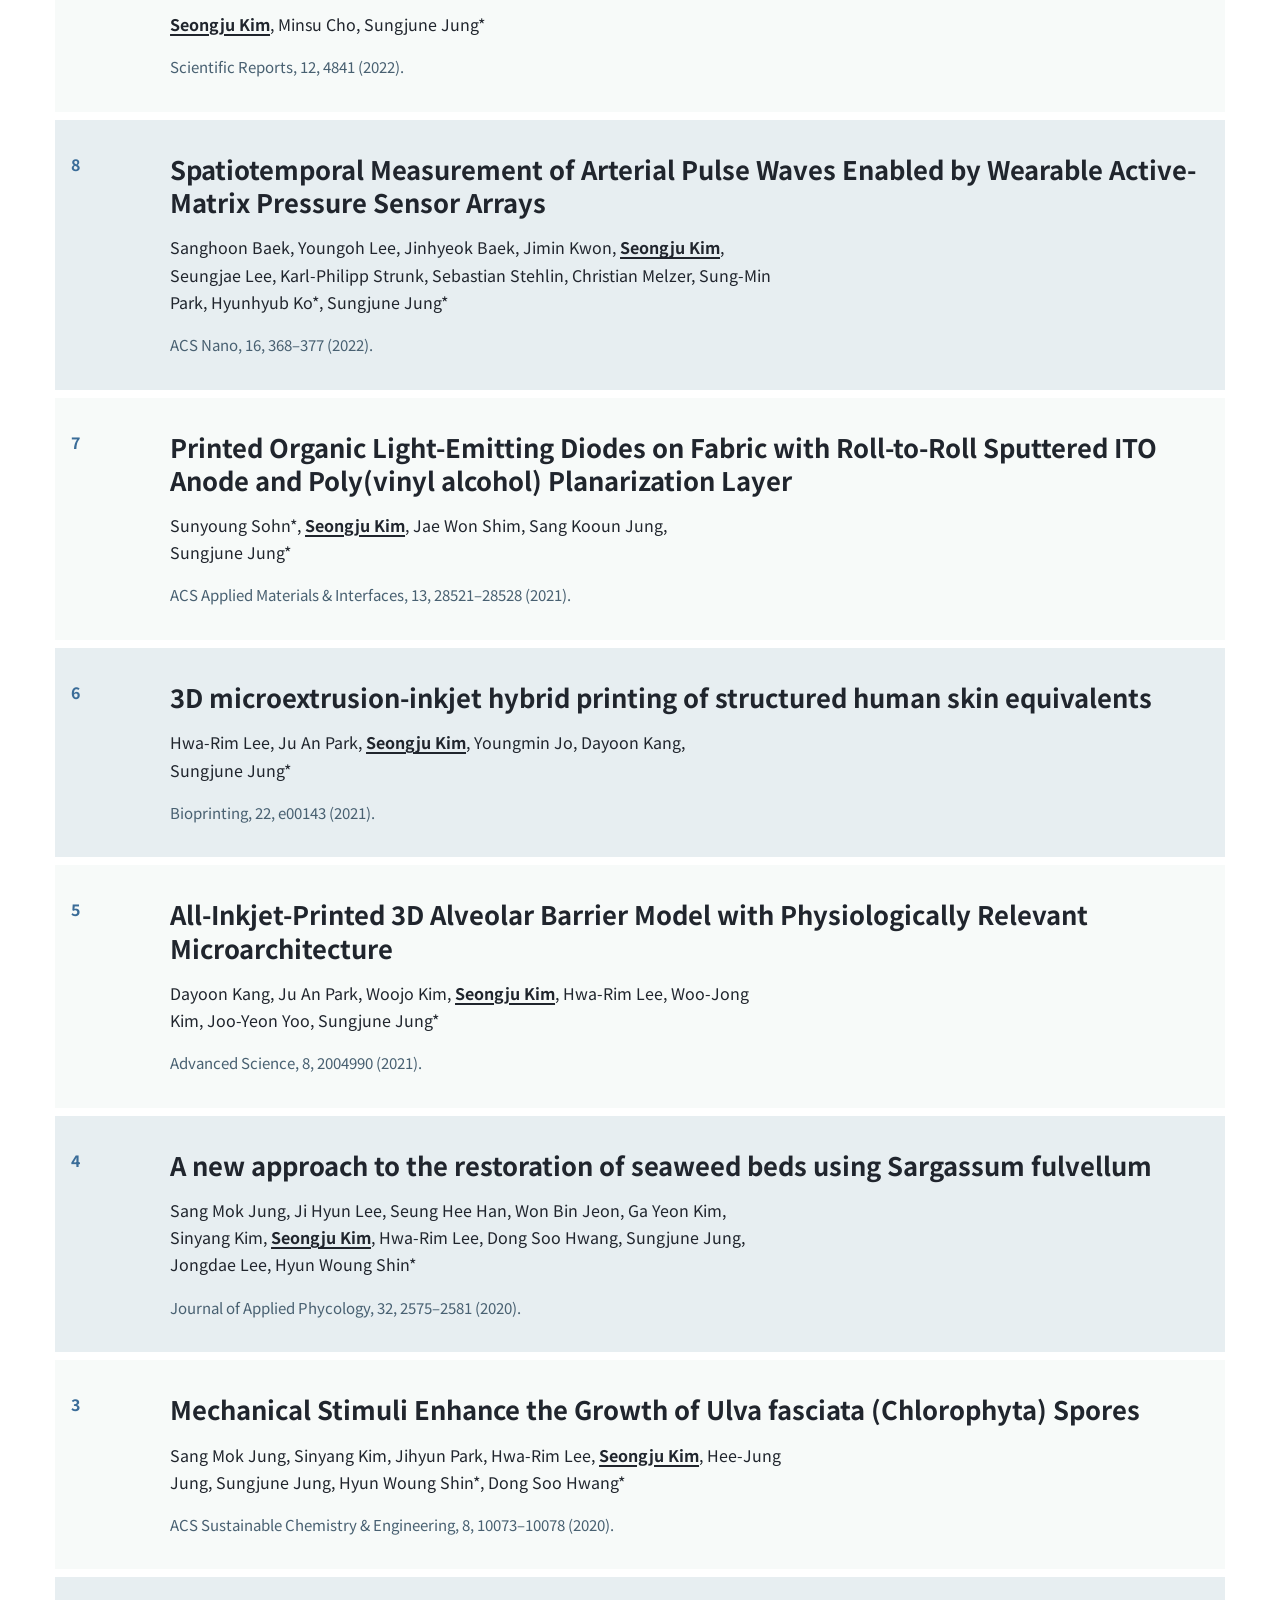
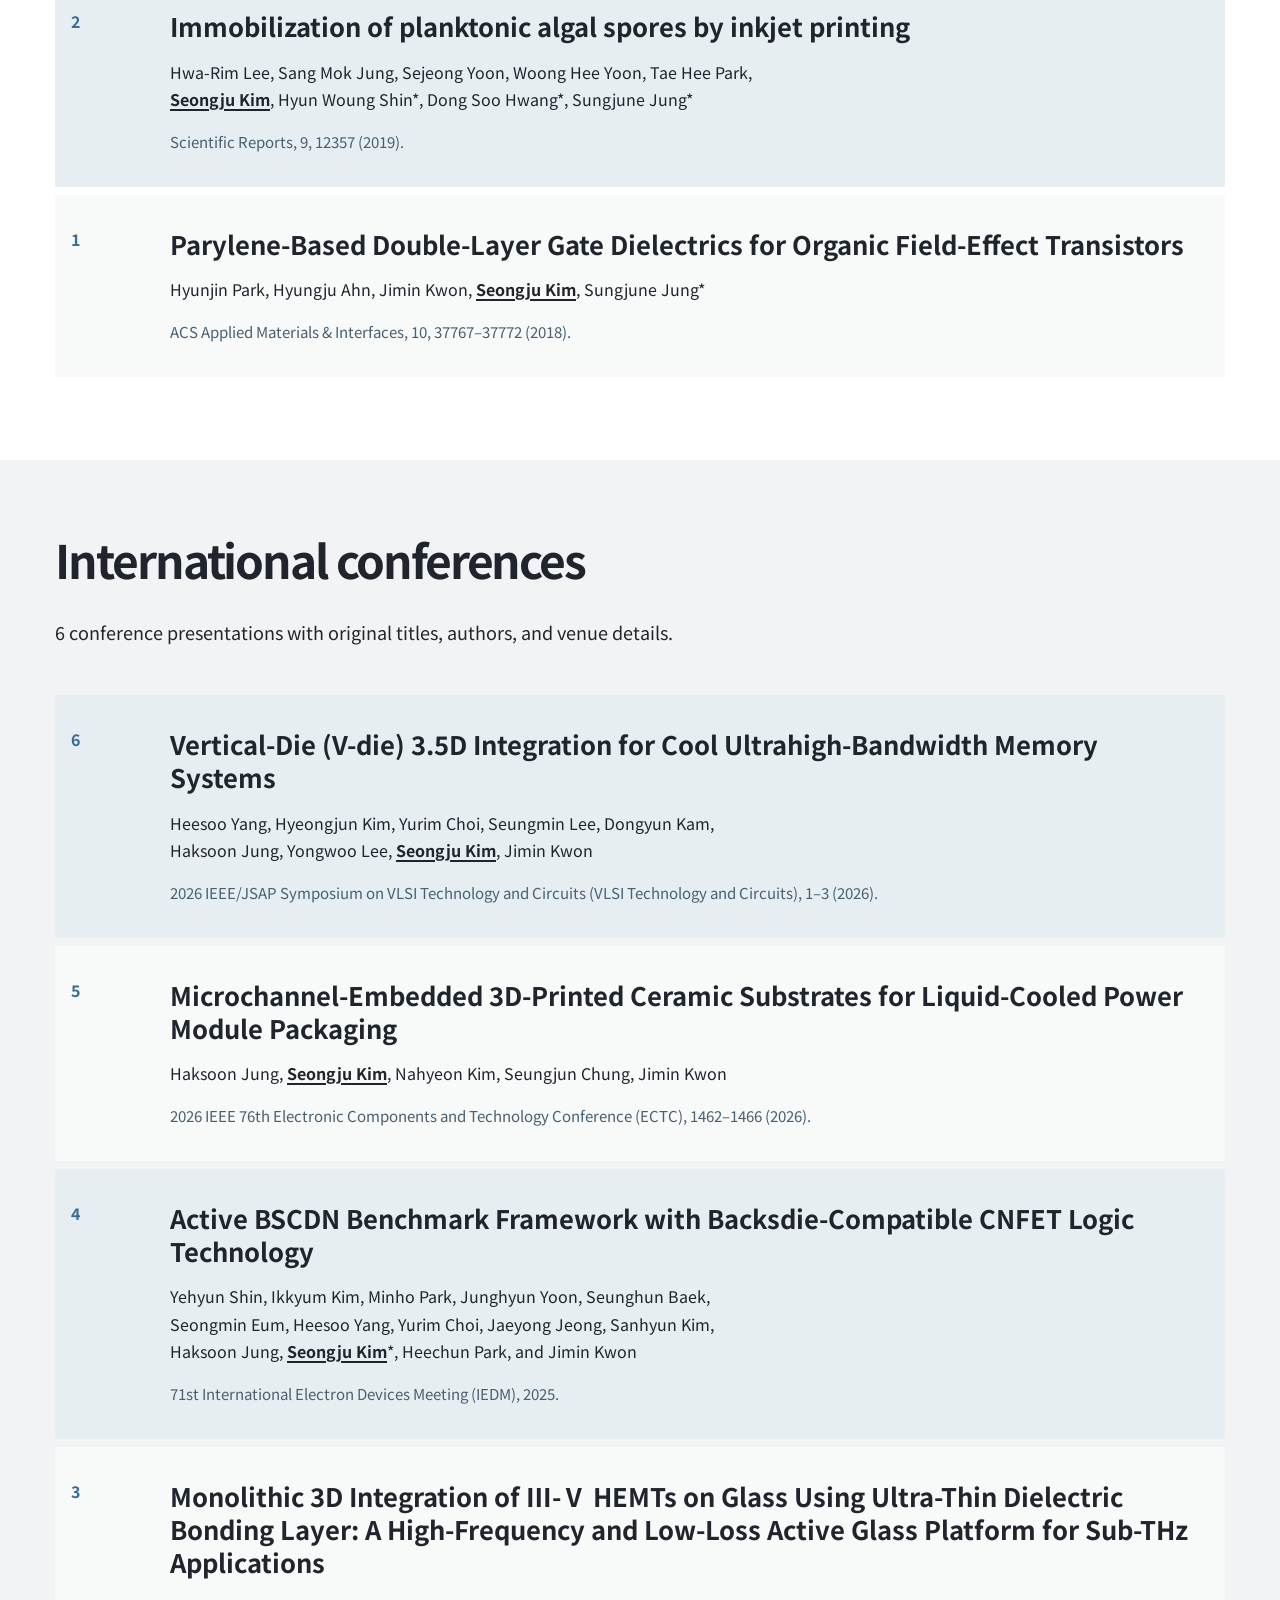
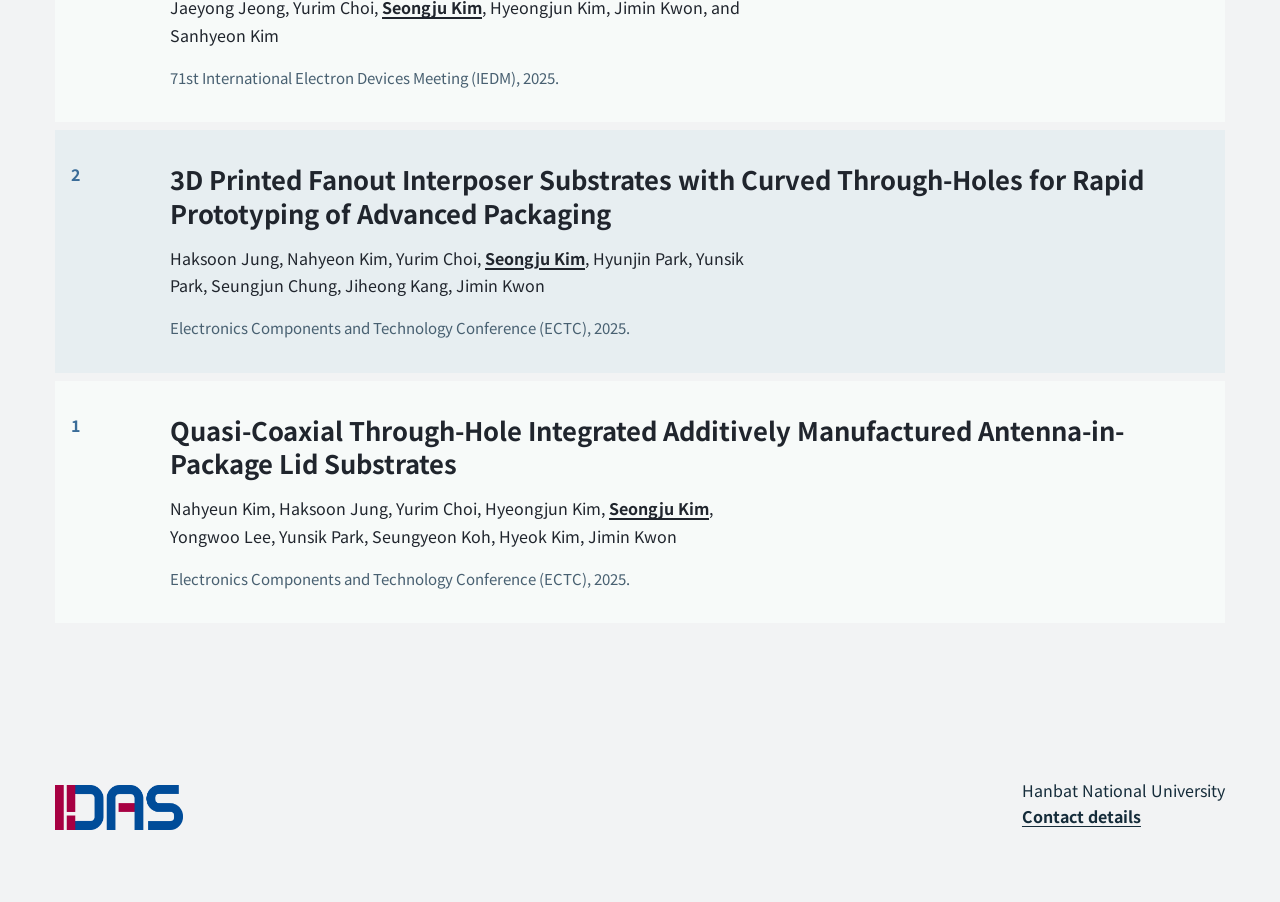
<file: publications.html>
<!doctype html>
<html lang="en"><head><meta charset="utf-8"><meta name="viewport" content="width=device-width, initial-scale=1">
<meta name="description" content="IDAS Lab Publications. Hanbat National University.">
<title>Publications | IDAS Lab</title>
<link rel="preconnect" href="https://api.fontshare.com"><link rel="preconnect" href="https://cdn.fontshare.com" crossorigin>
<link href="https://api.fontshare.com/v2/css?f[]=general-sans@400,500,600,700&display=swap" rel="stylesheet">
<link href="https://fonts.googleapis.com/css2?family=Noto+Sans+KR:wght@400;600;700&display=swap" rel="stylesheet">
<link rel="stylesheet" href="hallmark.css">
<link rel="stylesheet" href="reference.css"></head>
<body><a class="skip" href="#main">Skip to content</a><header class="page-header">
<nav class="nav wrap" aria-label="Main navigation"><a class="brand" href="index.html"><img class="brand-mark" src="assets/idas-logo.png" width="1858" height="643" alt="IDAS"><span>Intelligent Design for Advanced System Lab</span></a><button class="menu" aria-expanded="false" aria-controls="navlinks">Menu</button><div class="navlinks" id="navlinks"><a href="index.html">Home</a><a href="research.html">Research</a><a href="publications.html" aria-current="page">Publications</a><a href="people.html">People</a><a href="news.html">News</a><a href="facilities.html">Facilities</a></div></nav>
<div class="page-title wrap"><h1>Publications</h1><p>Published research</p></div></header>
<main id="main">
<section class="page-section wrap" id="journals"><h2>Journal articles</h2><p>20 journal articles with original publication titles, authors, and citation details.</p><ol class="pub-index"><li><div class="pub-num">20</div><div class="pub-data"><strong>Stacked quantum dot organic light-emitting diodes in an industrial-grade inkjet printing process</strong><p class="authors">Byoung-Hwa Kwon, Jin-Wook Shin, Chul Woong Joo, Chan-Mo Kang, Hyunsu Cho, Sukyung Choi, Yoonsung Yoo, Hyungwoo Suh, Dong-Kyun Shin, Jaeryul Yu, Yeon Soo Lee, <strong class="author-self"><u>Seongju Kim</u></strong>, Sungjune Jung, Chun Sakong, Chun-Won Byun, Nam Sung Cho</p><cite>Chemical Engineering Journal, 177307 (2026).</cite></div></li><li><div class="pub-num">19</div><div class="pub-data"><strong>Statistically Resolving Thickness‐Dependent Electrical Characteristics in Multilayer‐MoS2 Transistors</strong><p class="authors">Sanghyun Lee, Sumin Hong, Minho Park, <strong class="author-self"><u>Seongju Kim</u></strong>, Sanghoon Baek, Seonguk Yang, Chang‐Soo Lee, Sang‐Hoon Bae, Joonki Suh, Yongwoo Lee, Haksoon Jung, Jimin Kwon</p><cite>Advanced Functional Materials, 36 (45), e32204 (2026).</cite></div></li><li><div class="pub-num">18</div><div class="pub-data"><strong>Functional Nano-to-Microstructures by Jet Printing and Direct Ink Writing</strong><p class="authors">Junchen Luo, Ju An Park, Sanghoon Baek, <strong class="author-self"><u>Seongju Kim</u></strong>, Unyong Jeong*, Sungjune Jung*</p><cite>Chemical Reviews, 126, 3761 - 3828 (2026).</cite></div></li><li><div class="pub-num">17</div><div class="pub-data"><strong>Ultrasound-Mediated Polymer Processing to Control Viscoelasticity for Inkjet-Printed Polymer LEDs</strong><p class="authors">Dongryul Lee, <strong class="author-self"><u>Seongju Kim</u></strong>, Yunji Lee, Seok Hwan Jang, Jeonghwan You, Jeongheon Park, Changsoon Cho*, Jun Young Kim*, Sungjune Jung*</p><cite>ACS Applied Materials &amp; Interfaces, 18, 14046–14055 (2026).</cite></div></li><li><div class="pub-num">16</div><div class="pub-data"><strong>Reinforcement Learning-Based Dynamic Optimization of Driving Waveforms for Inkjet Printing of Viscoelastic Fluids</strong><p class="authors"><strong class="author-self"><u>Seongju Kim</u></strong>, Minsu Cho, Sungjune Jung*</p><cite>Langmuir, 41, 17 (2025).</cite></div></li><li><div class="pub-num">15</div><div class="pub-data"><strong>Strategic Direct Printing for High-Performance and Uniform Organic Thin-Film Transistor Arrays</strong><p class="authors">Gyungin Ryu, Youngmin Jo, <strong class="author-self"><u>Seongju Kim</u></strong>, Christian B. Nielsen, Woojo Kim*, Sungjune Jung*</p><cite>Advanced Materials Technologies, 10, 2500234 (2025).</cite></div></li><li><div class="pub-num">14</div><div class="pub-data"><strong>Evaluating inkjet printability of viscoelastic ink through Deborah number analysis</strong><p class="authors"><strong class="author-self"><u>Seongju Kim</u></strong>, Jules M. Richardot, Sungjune Jung*</p><cite>Physics of Fluids, 37, 023135 (2025).</cite></div></li><li><div class="pub-num">13</div><div class="pub-data"><strong>3D active-matrix multimodal sensor arrays for independent detection of pressure and temperature</strong><p class="authors">Youngmin Jo, Youngoh Lee, Jimin Kwon, <strong class="author-self"><u>Seongju Kim</u></strong>, Gyungin Ryu, Soyoung Yun, Sanghoon Baek*, Hyunhyub Ko*, Sungjune Jung*</p><cite>Science Advances, 11, 3 (2025).</cite></div></li><li><div class="pub-num">12</div><div class="pub-data"><strong>Evaporative Morphology Tuning of Conducting Polymer Films Under Controlled Vacuum Conditions</strong><p class="authors"><strong class="author-self"><u>Seongju Kim</u></strong>, Byung Mook Weon, Dong Jin Kang, Sungjune Jung*</p><cite>Advanced Science, 12, 2408790 (2024).</cite></div></li><li><div class="pub-num">11</div><div class="pub-data"><strong>Predicting inkjet jetting behavior for viscoelastic inks using machine learning</strong><p class="authors"><strong class="author-self"><u>Seongju Kim</u></strong>, Raphaël Wenger, Olivier Bürgy, Gioele Balestra, Unyong Jeong, Sungjune Jung*</p><cite>Flexible and Printed Electronics, 8, 035007 (2023).</cite></div></li><li><div class="pub-num">10</div><div class="pub-data"><strong>Effect of Aronia Extract on Collagen Synthesis in Human Skin Cell and Dermal Equivalent</strong><p class="authors">Hwa-Rim Lee, Hye Guk Ryu, Yunji Lee, Ju An Park, <strong class="author-self"><u>Seongju Kim</u></strong>, Chang Eon Lee, Sungjune Jung*, Kyung-Ha Lee*</p><cite>Oxidative Medicine and Cellular Longevity, 2022, 4392256 (2022).</cite></div></li><li><div class="pub-num">9</div><div class="pub-data"><strong>The design of an inkjet drive waveform using machine learning</strong><p class="authors"><strong class="author-self"><u>Seongju Kim</u></strong>, Minsu Cho, Sungjune Jung*</p><cite>Scientific Reports, 12, 4841 (2022).</cite></div></li><li><div class="pub-num">8</div><div class="pub-data"><strong>Spatiotemporal Measurement of Arterial Pulse Waves Enabled by Wearable Active-Matrix Pressure Sensor Arrays</strong><p class="authors">Sanghoon Baek, Youngoh Lee, Jinhyeok Baek, Jimin Kwon, <strong class="author-self"><u>Seongju Kim</u></strong>, Seungjae Lee, Karl-Philipp Strunk, Sebastian Stehlin, Christian Melzer, Sung-Min Park, Hyunhyub Ko*, Sungjune Jung*</p><cite>ACS Nano, 16, 368–377 (2022).</cite></div></li><li><div class="pub-num">7</div><div class="pub-data"><strong>Printed Organic Light-Emitting Diodes on Fabric with Roll-to-Roll Sputtered ITO Anode and Poly(vinyl alcohol) Planarization Layer</strong><p class="authors">Sunyoung Sohn*, <strong class="author-self"><u>Seongju Kim</u></strong>, Jae Won Shim, Sang Kooun Jung, Sungjune Jung*</p><cite>ACS Applied Materials &amp; Interfaces, 13, 28521–28528 (2021).</cite></div></li><li><div class="pub-num">6</div><div class="pub-data"><strong>3D microextrusion-inkjet hybrid printing of structured human skin equivalents</strong><p class="authors">Hwa-Rim Lee, Ju An Park, <strong class="author-self"><u>Seongju Kim</u></strong>, Youngmin Jo, Dayoon Kang, Sungjune Jung*</p><cite>Bioprinting, 22, e00143 (2021).</cite></div></li><li><div class="pub-num">5</div><div class="pub-data"><strong>All-Inkjet-Printed 3D Alveolar Barrier Model with Physiologically Relevant Microarchitecture</strong><p class="authors">Dayoon Kang, Ju An Park, Woojo Kim, <strong class="author-self"><u>Seongju Kim</u></strong>, Hwa-Rim Lee, Woo-Jong Kim, Joo-Yeon Yoo, Sungjune Jung*</p><cite>Advanced Science, 8, 2004990 (2021).</cite></div></li><li><div class="pub-num">4</div><div class="pub-data"><strong>A new approach to the restoration of seaweed beds using Sargassum fulvellum</strong><p class="authors">Sang Mok Jung, Ji Hyun Lee, Seung Hee Han, Won Bin Jeon, Ga Yeon Kim, Sinyang Kim, <strong class="author-self"><u>Seongju Kim</u></strong>, Hwa-Rim Lee, Dong Soo Hwang, Sungjune Jung, Jongdae Lee, Hyun Woung Shin*</p><cite>Journal of Applied Phycology, 32, 2575–2581 (2020).</cite></div></li><li><div class="pub-num">3</div><div class="pub-data"><strong>Mechanical Stimuli Enhance the Growth of Ulva fasciata (Chlorophyta) Spores</strong><p class="authors">Sang Mok Jung, Sinyang Kim, Jihyun Park, Hwa-Rim Lee, <strong class="author-self"><u>Seongju Kim</u></strong>, Hee-Jung Jung, Sungjune Jung, Hyun Woung Shin*, Dong Soo Hwang*</p><cite>ACS Sustainable Chemistry &amp; Engineering, 8, 10073–10078 (2020).</cite></div></li><li><div class="pub-num">2</div><div class="pub-data"><strong>Immobilization of planktonic algal spores by inkjet printing</strong><p class="authors">Hwa-Rim Lee, Sang Mok Jung, Sejeong Yoon, Woong Hee Yoon, Tae Hee Park, <strong class="author-self"><u>Seongju Kim</u></strong>, Hyun Woung Shin*, Dong Soo Hwang*, Sungjune Jung*</p><cite>Scientific Reports, 9, 12357 (2019).</cite></div></li><li><div class="pub-num">1</div><div class="pub-data"><strong>Parylene-Based Double-Layer Gate Dielectrics for Organic Field-Effect Transistors</strong><p class="authors">Hyunjin Park, Hyungju Ahn, Jimin Kwon, <strong class="author-self"><u>Seongju Kim</u></strong>, Sungjune Jung*</p><cite>ACS Applied Materials &amp; Interfaces, 10, 37767–37772 (2018).</cite></div></li></ol></section>
<section class="page-section wrap" id="conferences"><h2>International conferences</h2><p>6 conference presentations with original titles, authors, and venue details.</p><ol class="pub-index"><li><div class="pub-num">6</div><div class="pub-data"><strong>Vertical-Die (V-die) 3.5D Integration for Cool Ultrahigh-Bandwidth Memory Systems</strong><p class="authors">Heesoo Yang, Hyeongjun Kim, Yurim Choi, Seungmin Lee, Dongyun Kam, Haksoon Jung, Yongwoo Lee, <strong class="author-self"><u>Seongju Kim</u></strong>, Jimin Kwon</p><cite>2026 IEEE/JSAP Symposium on VLSI Technology and Circuits (VLSI Technology and Circuits), 1–3 (2026).</cite></div></li><li><div class="pub-num">5</div><div class="pub-data"><strong>Microchannel-Embedded 3D-Printed Ceramic Substrates for Liquid-Cooled Power Module Packaging</strong><p class="authors">Haksoon Jung, <strong class="author-self"><u>Seongju Kim</u></strong>, Nahyeon Kim, Seungjun Chung, Jimin Kwon</p><cite>2026 IEEE 76th Electronic Components and Technology Conference (ECTC), 1462–1466 (2026).</cite></div></li><li><div class="pub-num">4</div><div class="pub-data"><strong>Active BSCDN Benchmark Framework with Backsdie-Compatible CNFET Logic Technology</strong><p class="authors">Yehyun Shin, Ikkyum Kim, Minho Park, Junghyun Yoon, Seunghun Baek, Seongmin Eum, Heesoo Yang, Yurim Choi, Jaeyong Jeong, Sanhyun Kim, Haksoon Jung, <strong class="author-self"><u>Seongju Kim</u></strong>*, Heechun Park, and Jimin Kwon</p><cite>71st International Electron Devices Meeting (IEDM), 2025.</cite></div></li><li><div class="pub-num">3</div><div class="pub-data"><strong>Monolithic 3D Integration of Ⅲ-Ⅴ HEMTs on Glass Using Ultra-Thin Dielectric Bonding Layer: A High-Frequency and Low-Loss Active Glass Platform for Sub-THz Applications</strong><p class="authors">Jaeyong Jeong, Yurim Choi, <strong class="author-self"><u>Seongju Kim</u></strong>, Hyeongjun Kim, Jimin Kwon, and Sanhyeon Kim</p><cite>71st International Electron Devices Meeting (IEDM), 2025.</cite></div></li><li><div class="pub-num">2</div><div class="pub-data"><strong>3D Printed Fanout Interposer Substrates with Curved Through-Holes for Rapid Prototyping of Advanced Packaging</strong><p class="authors">Haksoon Jung, Nahyeon Kim, Yurim Choi, <strong class="author-self"><u>Seongju Kim</u></strong>, Hyunjin Park, Yunsik Park, Seungjun Chung, Jiheong Kang, Jimin Kwon</p><cite>Electronics Components and Technology Conference (ECTC), 2025.</cite></div></li><li><div class="pub-num">1</div><div class="pub-data"><strong>Quasi-Coaxial Through-Hole Integrated Additively Manufactured Antenna-in-Package Lid Substrates</strong><p class="authors">Nahyeun Kim, Haksoon Jung, Yurim Choi, Hyeongjun Kim, <strong class="author-self"><u>Seongju Kim</u></strong>, Yongwoo Lee, Yunsik Park, Seungyeon Koh, Hyeok Kim, Jimin Kwon</p><cite>Electronics Components and Technology Conference (ECTC), 2025.</cite></div></li></ol></section></main>
<footer class="page-footer wrap"><div class="footer-grid"><img class="footer-mark" src="assets/idas-logo.png" width="1858" height="643" alt="IDAS"><p>Hanbat National University<br><a href="contact.html">Contact details</a></p></div></footer>
<script src="site.js"></script></body></html>
</file>
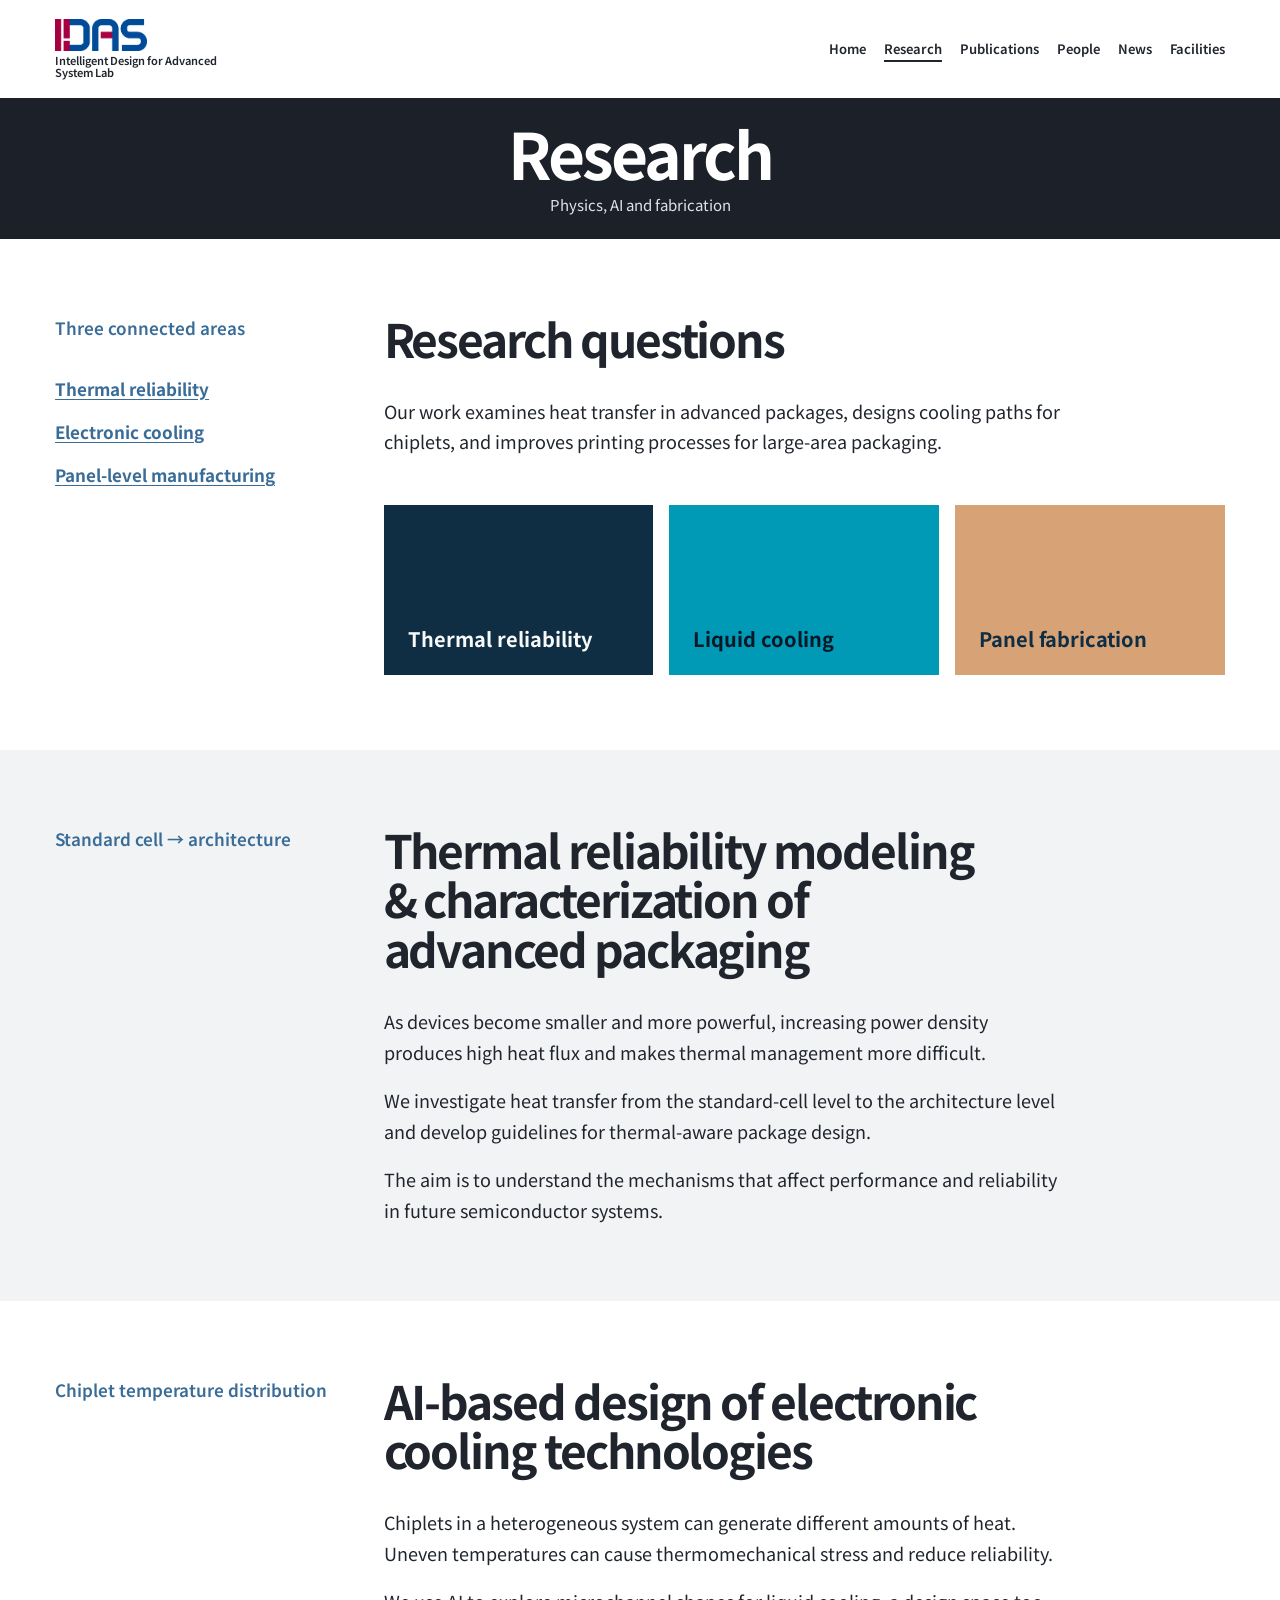
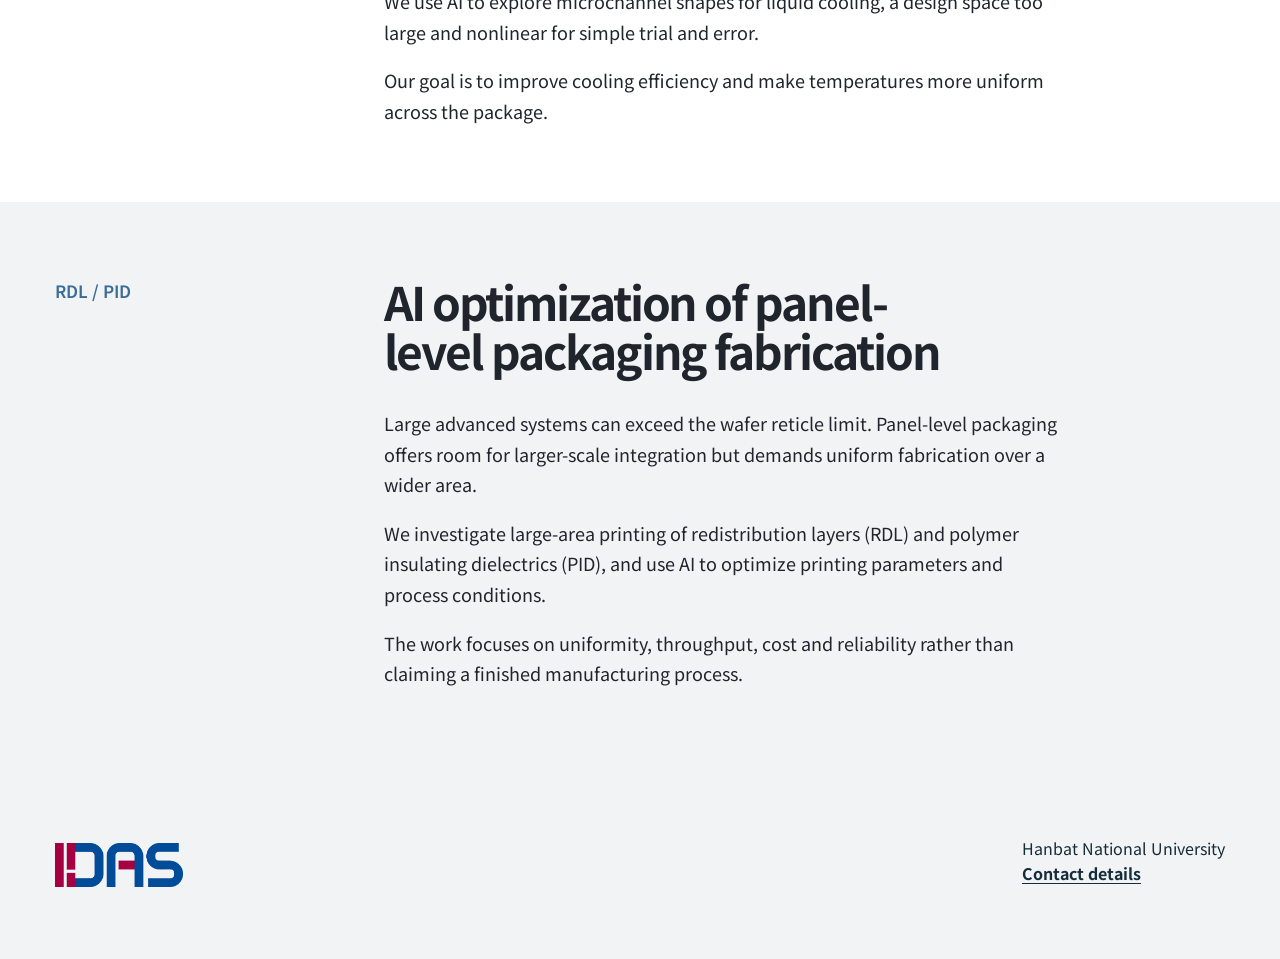
<file: research.html>
<!doctype html>
<html lang="en"><head><meta charset="utf-8"><meta name="viewport" content="width=device-width, initial-scale=1">
<meta name="description" content="IDAS Lab Research. Hanbat National University.">
<title>Research | IDAS Lab</title>
<link rel="preconnect" href="https://api.fontshare.com"><link rel="preconnect" href="https://cdn.fontshare.com" crossorigin>
<link href="https://api.fontshare.com/v2/css?f[]=general-sans@400,500,600,700&display=swap" rel="stylesheet">
<link href="https://fonts.googleapis.com/css2?family=Noto+Sans+KR:wght@400;600;700&display=swap" rel="stylesheet">
<link rel="stylesheet" href="hallmark.css">
<link rel="stylesheet" href="reference.css"></head>
<body><a class="skip" href="#main">Skip to content</a><header class="page-header">
<nav class="nav wrap" aria-label="Main navigation"><a class="brand" href="index.html"><img class="brand-mark" src="assets/idas-logo.png" width="1858" height="643" alt="IDAS"><span>Intelligent Design for Advanced System Lab</span></a><button class="menu" aria-expanded="false" aria-controls="navlinks">Menu</button><div class="navlinks" id="navlinks"><a href="index.html">Home</a><a href="research.html" aria-current="page">Research</a><a href="publications.html">Publications</a><a href="people.html">People</a><a href="news.html">News</a><a href="facilities.html">Facilities</a></div></nav>
<div class="page-title wrap"><h1>Research</h1><p>Physics, AI and fabrication</p></div></header>
<main id="main">
<section class="page-section wrap"><div class="reading-grid"><div class="aside"><p>Three connected areas</p><div class="section-links"><a href="#thermal">Thermal reliability</a><a href="#cooling">Electronic cooling</a><a href="#manufacturing">Panel-level manufacturing</a></div></div><div><h2>Research questions</h2><div class="research-language en" lang="en"><p>Our work examines heat transfer in advanced packages, designs cooling paths for chiplets, and improves printing processes for large-area packaging.</p></div><div class="pillars"><a href="#thermal">Thermal reliability</a><a href="#cooling">Liquid cooling</a><a href="#manufacturing">Panel fabrication</a></div></div></div></section>
<section class="page-section wrap" id="thermal"><div class="reading-grid"><div class="aside">Standard cell → architecture</div><div><h2>Thermal reliability modeling &amp; characterization of advanced packaging</h2><div class="research-language en" lang="en"><p>As devices become smaller and more powerful, increasing power density produces high heat flux and makes thermal management more difficult.</p><p>We investigate heat transfer from the standard-cell level to the architecture level and develop guidelines for thermal-aware package design.</p><p>The aim is to understand the mechanisms that affect performance and reliability in future semiconductor systems.</p></div></div></div></section>
<section class="page-section wrap" id="cooling"><div class="reading-grid"><div class="aside">Chiplet temperature distribution</div><div><h2>AI-based design of electronic cooling technologies</h2><div class="research-language en" lang="en"><p>Chiplets in a heterogeneous system can generate different amounts of heat. Uneven temperatures can cause thermomechanical stress and reduce reliability.</p><p>We use AI to explore microchannel shapes for liquid cooling, a design space too large and nonlinear for simple trial and error.</p><p>Our goal is to improve cooling efficiency and make temperatures more uniform across the package.</p></div></div></div></section>
<section class="page-section wrap" id="manufacturing"><div class="reading-grid"><div class="aside">RDL / PID</div><div><h2>AI optimization of panel-level packaging fabrication</h2><div class="research-language en" lang="en"><p>Large advanced systems can exceed the wafer reticle limit. Panel-level packaging offers room for larger-scale integration but demands uniform fabrication over a wider area.</p><p>We investigate large-area printing of redistribution layers (RDL) and polymer insulating dielectrics (PID), and use AI to optimize printing parameters and process conditions.</p><p>The work focuses on uniformity, throughput, cost and reliability rather than claiming a finished manufacturing process.</p></div></div></div></section></main>
<footer class="page-footer wrap"><div class="footer-grid"><img class="footer-mark" src="assets/idas-logo.png" width="1858" height="643" alt="IDAS"><p>Hanbat National University<br><a href="contact.html">Contact details</a></p></div></footer>
<script src="site.js"></script></body></html>
</file>
<file: hallmark.css>
/* Hallmark · v2.0 · redesign: full · theme: Almanac, adapted to IDAS logo/blue-cyan brand · draw: 9d0af4 · shape: Long Document · hero: Corridor · job: explore research and contact · nav: five-way index · footer: colophon · signature: the three research questions as a typographic index · copy: verbatim */
/* Hallmark · pre-emit critique: P4 H4 E3 S4 R4 V4 · weakest: E; proof and alignment must be checked in-browser */
:root{--blue:#3a6c98;--cyan:#009ab7;--cyan-dark:#006d83;--coral:#e66564;--sand:#d7a376;--navy:#102e43;--navy-deep:#061826;--white:#f7faf9;--paper:#f5f7f7;--paper-alt:#e7eef1;--text:#152c3a;--muted:#486071;--focus:#003c87;--font-display:'General Sans','Noto Sans KR',Arial,sans-serif;--font-body:'General Sans','Noto Sans KR',Arial,sans-serif;--gutter:clamp(20px,4.3vw,64px);--measure:1440px;--space-xs:8px;--space-sm:16px;--space-md:24px;--space-lg:32px;--space-xl:48px;--space-2xl:72px;--section-space:clamp(88px,9vw,144px)}
*{box-sizing:border-box}html,body{overflow-x:clip}html{scroll-behavior:smooth}body{margin:0;background:var(--paper);color:var(--text);font:400 17px/1.6 var(--font-body)}h1,h2,h3,p{margin-top:0}h1,h2,h3{font-family:var(--font-display);letter-spacing:-.045em;line-height:1.08;overflow-wrap:break-word;min-width:0;text-wrap:balance}p{max-width:68ch;text-wrap:pretty}a{color:inherit;text-underline-offset:.16em}a:hover{text-decoration-thickness:2px}a:focus-visible,button:focus-visible{outline:3px solid var(--focus);outline-offset:4px}button{font:inherit;cursor:pointer}button:disabled{opacity:.45;cursor:not-allowed}img{max-width:100%;height:auto}.wrap{width:min(100%,var(--measure));padding-inline:var(--gutter);margin-inline:auto}.skip{position:absolute;top:-90px;left:var(--gutter);z-index:20;background:var(--white);padding:var(--space-xs) var(--space-sm)}.skip:focus{top:var(--space-xs)}.translation{display:block;font-family:var(--font-body);font-size:.85em;font-weight:500;letter-spacing:-.025em;line-height:1.5;margin-top:.32em}.inline-translation{font-size:.9em}
/* Navigation is an index, not a floating bar. The logo lives on the light stock. */
.hero,.page-header{background:var(--white)}.nav{min-height:112px;display:grid;grid-template-columns:minmax(0,1fr) auto auto;align-items:center;gap:var(--space-lg);padding-top:var(--space-sm);padding-bottom:var(--space-sm)}.brand{min-width:0;display:inline-flex;flex-direction:column;align-items:flex-start;text-decoration:none;font-weight:600;font-size:14px;line-height:1.2}.brand-mark{display:block;width:clamp(118px,10vw,154px);height:auto;margin-bottom:var(--space-xs);background:transparent}.brand>span{max-width:36ch}.brand .translation{font-size:12px;font-weight:400;margin-top:2px}.navlinks{display:flex;gap:var(--space-sm);align-items:center;flex-wrap:wrap}.navlinks a{font-size:14px;font-weight:600;text-decoration:none;white-space:nowrap}.navlinks a[aria-current="page"],.navlinks a:hover{text-decoration:underline;text-decoration-thickness:2px;text-underline-offset:6px}.navcta,.button{display:inline-flex;align-items:center;justify-content:center;min-height:48px;padding:var(--space-xs) var(--space-sm);color:var(--white);background:var(--navy);font-size:14px;font-weight:700;text-decoration:none;white-space:nowrap}.navcta:hover,.button:hover{background:var(--blue);text-decoration:none}.navcta:active,.button:active{transform:translateY(1px)}.menu{display:none;border:0;background:transparent;color:var(--navy);font-weight:700;padding:12px;white-space:nowrap}.menu span{margin-left:var(--space-xs)}
/* A compact corridor: the statement leads, the lab identity supports it. */
.hero{min-height:100svh;display:flex;flex-direction:column}.hero-body{flex:1;display:grid;grid-template-columns:minmax(0,1fr);align-content:center;padding-top:var(--space-xl);padding-bottom:var(--space-xl)}.hero-main{order:0;max-width:1010px}.hero-main h1{font-size:clamp(68px,10vw,150px);line-height:.91;letter-spacing:-.075em;margin-bottom:var(--space-lg);color:var(--navy)}.hero-main h1 span{display:block}.hero-main h1 em{font-style:normal}.hero-main h1 .translation{font-size:.25em;letter-spacing:-.03em;margin-top:var(--space-sm)}.hero-main .sub{font-size:clamp(18px,1.7vw,24px);line-height:1.48;margin-bottom:var(--space-lg);max-width:57ch}.hero-main .sub .translation{font-size:.82em;color:var(--muted);margin-top:var(--space-sm)}.hero-side{order:1;margin-top:var(--space-xl);color:var(--blue);font-size:17px;font-weight:600}.hero-side p{max-width:none}.lab-unit{white-space:nowrap}.hero-foot{display:flex;justify-content:space-between;gap:var(--space-lg);padding-bottom:var(--space-md);color:var(--muted);font-size:14px}.hero-foot .translation{font-size:12px}.hero-foot>span:last-child{display:none}
/* Research narrative: one major artifact, then an index of real subject matter. */
.section{padding-top:var(--section-space);padding-bottom:var(--section-space)}.section h2,.diagram-band h2,.contact h2{font-size:clamp(44px,5.3vw,78px);font-weight:600;margin-bottom:var(--space-lg)}.section h2 .translation,.diagram-band h2 .translation,.contact h2 .translation{font-size:.4em;letter-spacing:-.025em;line-height:1.25;margin-top:var(--space-sm)}.axis{display:grid;grid-template-columns:minmax(0,4fr) minmax(0,8fr);gap:var(--space-xl)}.side{min-width:0}.about{background:var(--paper-alt)}.about .axis{grid-template-columns:minmax(0,7fr) minmax(0,5fr);align-items:start}.about .axis>div:last-child{grid-column:1;grid-row:1}.about .side{grid-column:2;grid-row:1;padding-top:var(--space-xs)}.about .lead{font-size:clamp(22px,2.3vw,30px);line-height:1.35;color:var(--navy);max-width:35ch;margin-bottom:var(--space-lg)}.bodycopy p{font-size:18px;line-height:1.65;margin-bottom:var(--space-md)}.bodycopy .translation{margin-top:var(--space-xs);color:var(--muted)}.facts{display:grid;gap:var(--space-lg);margin:0}.facts div{padding-bottom:var(--space-sm);border-bottom:2px solid var(--blue)}.facts dt{font-size:14px;color:var(--muted)}.facts dd{margin:var(--space-xs) 0 0;font-weight:700;font-size:19px;line-height:1.35}.facts dd .translation{font-size:14px;font-weight:400}.diagram-band{background:var(--blue);color:var(--white);padding-top:var(--section-space);padding-bottom:var(--section-space)}.diagram-band .axis{grid-template-columns:minmax(0,5fr) minmax(0,7fr);align-items:center}.diagram-band h2{max-width:10ch}.diagram-band p{font-size:19px;max-width:48ch}.diagram-band p .translation{font-size:.85em}.concept-figure{margin:0;display:grid;place-items:center}.concept-figure img{display:block;max-width:650px;max-height:720px;object-fit:contain}
.research{background:var(--white)}.research-intro{grid-template-columns:minmax(0,5fr) minmax(0,7fr);align-items:end;margin-bottom:var(--space-2xl)}.research-intro>div:first-child{display:none}.research-intro>div:last-child{grid-column:1/-1;display:grid;grid-template-columns:minmax(0,5fr) minmax(0,7fr);align-items:end;gap:var(--space-xl)}.research-intro h2{margin:0}.research-intro p{font-size:19px;margin:0;max-width:48ch}.topics{display:grid;grid-template-columns:repeat(12,minmax(0,1fr));gap:var(--space-sm)}.topic{grid-column:span 4;min-height:510px;padding:var(--space-lg);background:var(--paper-alt);display:flex;flex-direction:column;justify-content:space-between}.topic:nth-child(1){grid-column:span 5;background:var(--navy);color:var(--white)}.topic:nth-child(2){grid-column:span 3;background:var(--cyan);color:var(--navy-deep)}.topic:nth-child(3){grid-column:span 4;background:var(--paper-alt)}.topic .glyph{display:none}.topic h3{font-size:clamp(27px,2.7vw,41px);line-height:1.08;margin-bottom:var(--space-lg)}.topic h3 .translation{font-size:.64em}.topic p{font-size:16px;line-height:1.6;margin-bottom:0}.topic p .translation{font-size:.9em;margin-top:var(--space-sm)}
.publications{background:var(--paper)}.publication-head>div:first-child{display:none}.publication-head>div:last-child{grid-column:1/-1;display:grid;grid-template-columns:minmax(0,5fr) minmax(0,7fr);gap:var(--space-xl);align-items:end}.publication-head h2{margin:0}.publication-head p{font-size:18px;margin:0}.publication-list{list-style:none;padding:0;margin:var(--space-2xl) 0 0}.publication-list li{display:grid;grid-template-columns:100px minmax(0,1fr) minmax(145px,230px);gap:var(--space-lg);align-items:start;padding:var(--space-lg) 0;border-bottom:2px solid var(--blue);font-size:16px}.publication-list li:first-child{border-top:2px solid var(--blue)}.publication-list strong{font-size:clamp(20px,2.1vw,29px);font-weight:600;line-height:1.25}.publication-list .venue{color:var(--muted)}.more{display:flex;gap:var(--space-lg);flex-wrap:wrap;margin-top:var(--space-xl)}.inline{font-weight:700}
.contact{background:var(--paper-alt);color:var(--navy);padding-top:var(--section-space);padding-bottom:var(--space-2xl)}.contact .axis{grid-template-columns:minmax(0,6fr) minmax(0,6fr);align-items:start}.contact h2{margin:0;max-width:10ch}.contact p{font-size:19px}.contact .right{min-width:0}.contact .email{display:inline-block;margin:var(--space-md) 0;font-size:clamp(22px,2.5vw,34px);font-weight:700;overflow-wrap:anywhere}.contact address{font-style:normal;font-size:17px;line-height:1.8}.contact footer{margin-top:var(--section-space);padding-top:var(--space-lg);border-top:2px solid var(--blue);display:flex;justify-content:space-between;align-items:end;gap:var(--space-lg);color:var(--navy);font-size:15px}.footer-mark{display:block;width:clamp(220px,27vw,400px);height:auto;background:transparent}footer .translation{font-size:13px}
/* Inner routes: the chapter title is a banner; dense evidence remains fully visible. */
.page-header{background:var(--white)}.page-header .nav{padding-bottom:var(--space-sm)}.page-title{display:grid;grid-template-columns:minmax(0,4fr) minmax(0,8fr);gap:var(--space-xl);align-items:end;padding-top:var(--space-2xl);padding-bottom:clamp(76px,8vw,136px)}.page-title p{margin:0;color:var(--blue);font-size:clamp(18px,2vw,25px);max-width:48ch}.page-title h1{margin:0;font-size:clamp(72px,8vw,125px);line-height:.93;color:var(--navy)}.page-title h1 .translation{font-size:.36em;line-height:1.25;margin-top:var(--space-sm)}.page-section{padding-top:var(--section-space);padding-bottom:var(--section-space);background:var(--white)}.page-section:nth-child(even){background:var(--paper-alt)}.reading-grid{display:grid;grid-template-columns:minmax(0,3fr) minmax(0,9fr);gap:var(--space-xl)}.reading-grid .aside{font-size:17px;color:var(--blue);font-weight:600;max-width:29ch}.reading-grid .aside p{font-size:17px}.reading-grid h2,.page-section h2{font-size:clamp(40px,4.6vw,66px);max-width:22ch;margin-bottom:var(--space-lg)}.reading-grid p,.page-section p{font-size:18px;line-height:1.7}.research-language.ko{margin-top:var(--space-2xl)}.research-language.ko h3{font-size:clamp(29px,3vw,43px);line-height:1.2;margin-bottom:var(--space-md)}.research-language.ko p{font-size:17px}.research-language p:last-child{margin-bottom:0}.section-links{display:flex;flex-wrap:wrap;gap:var(--space-sm);margin-top:var(--space-lg)}.section-links a{font-weight:700}.pillars{display:grid;grid-template-columns:repeat(3,minmax(0,1fr));gap:var(--space-sm);margin-top:var(--space-xl)}.pillars a{display:flex;align-items:end;min-height:170px;background:var(--navy);color:var(--white);padding:var(--space-md);text-decoration:none;font-weight:700;font-size:20px;line-height:1.25}.pillars a:nth-child(2){background:var(--cyan);color:var(--navy-deep)}.pillars a:nth-child(3){background:var(--sand);color:var(--navy)}.pillars a:hover{text-decoration:underline}.pi-profile{display:grid;grid-template-columns:minmax(170px,240px) minmax(0,1fr);gap:var(--space-xl);align-items:start}.pi-photo{display:block;width:100%;aspect-ratio:354/472;object-fit:cover}.profile-name{font-size:clamp(39px,5vw,70px);margin-bottom:var(--space-sm)}.profile-timeline{list-style:none;margin:0;padding:0}.profile-timeline li{display:grid;grid-template-columns:190px minmax(0,1fr);gap:var(--space-md);padding:var(--space-md) 0;border-bottom:2px solid var(--blue)}.profile-timeline time{font-weight:700;color:var(--blue)}.profile-timeline p{margin:0}.pub-index{list-style:none;margin:var(--space-xl) 0 0;padding:0}.pub-index li{display:grid;grid-template-columns:75px minmax(0,1fr);gap:var(--space-md);padding:var(--space-lg) var(--space-sm);background:var(--paper-alt);margin-bottom:var(--space-xs)}.pub-index li:nth-child(even){background:var(--white)}.pub-index .pub-num{font-weight:700;color:var(--blue)}.pub-index strong{font-size:clamp(20px,2vw,28px);line-height:1.3;display:block}.pub-index .pub-data{min-width:0}.pub-index .authors{font-size:16px;overflow-wrap:anywhere;margin:var(--space-sm) 0}.pub-index .authors .author-self{display:inline;font-size:inherit;line-height:inherit;letter-spacing:inherit;font-weight:700}.pub-index .authors .author-self u{text-decoration-thickness:1.5px;text-underline-offset:3px}.pub-index cite{font-size:15px;font-style:normal;color:var(--muted)}.empty-note{padding:var(--space-lg);background:var(--paper-alt)}.contact-grid{display:grid;grid-template-columns:repeat(2,minmax(0,1fr));gap:var(--space-sm)}.contact-panel{background:var(--paper-alt);padding:var(--space-lg)}.contact-panel h2{font-size:clamp(26px,2.5vw,40px)}.contact-panel address{font-style:normal;font-size:18px;line-height:1.7}.contact-panel a{overflow-wrap:anywhere}.page-footer{background:var(--paper-alt);color:var(--text);padding-top:var(--space-2xl);padding-bottom:var(--space-2xl)}.page-footer .footer-grid{display:flex;align-items:end;justify-content:space-between;gap:var(--space-lg)}.page-footer .footer-mark{filter:none}.page-footer p{margin:0}.page-footer a{font-weight:700}
@media(max-width:1100px){.nav{grid-template-columns:minmax(0,1fr) auto}.navlinks{display:none;position:absolute;z-index:12;left:0;right:0;top:105px;padding:var(--space-lg) var(--gutter);background:var(--white);box-shadow:0 18px 32px -24px var(--navy);flex-direction:column;align-items:flex-start}.navlinks.open{display:flex}.navlinks a{font-size:18px;padding:var(--space-xs) 0}.navcta{display:none}.menu{display:inline-flex}.hero-body{padding-top:var(--space-xl)}.topics{grid-template-columns:repeat(2,minmax(0,1fr))}.topic,.topic:nth-child(1),.topic:nth-child(2),.topic:nth-child(3){grid-column:auto;min-height:420px}.topic:nth-child(3){grid-column:1/-1;min-height:300px}}
@media(max-width:720px){.nav{min-height:100px;gap:var(--space-xs)}.brand-mark{width:105px}.brand>span{font-size:11px;max-width:23ch}.brand .translation{font-size:10px}.navlinks{top:95px}.hero{min-height:0}.hero-body{padding-top:var(--space-2xl);padding-bottom:var(--space-lg)}.hero-main h1{font-size:clamp(54px,13vw,86px)}.hero-main h1 .translation{font-size:.36em}.hero-main .sub{font-size:18px}.hero-side{margin-top:var(--space-lg);font-size:15px}.hero-foot{font-size:12px}.section,.diagram-band,.page-section{padding-top:var(--space-2xl);padding-bottom:var(--space-2xl)}.axis,.about .axis,.diagram-band .axis,.research-intro>div:last-child,.publication-head>div:last-child,.reading-grid,.page-title{display:block}.about .axis>div:last-child,.about .side{grid-column:auto;grid-row:auto}.about .side{padding:var(--space-lg) 0 0}.facts{grid-template-columns:repeat(2,minmax(0,1fr))}.diagram-band h2{max-width:none}.concept-figure{margin-top:var(--space-lg)}.concept-figure img{max-height:520px}.research-intro h2,.publication-head h2{margin-bottom:var(--space-lg)}.topics{display:block}.topic,.topic:nth-child(1),.topic:nth-child(2),.topic:nth-child(3){min-height:0;margin-bottom:var(--space-sm);gap:var(--space-2xl);padding:var(--space-md)}.topic h3{font-size:30px}.publication-list li{grid-template-columns:60px minmax(0,1fr);gap:var(--space-sm)}.publication-list .venue{grid-column:2}.contact .right{margin-top:var(--space-xl)}.contact footer{align-items:flex-start;flex-direction:column}.page-title{padding-top:var(--space-xl);padding-bottom:var(--space-2xl)}.page-title h1{margin-top:var(--space-xl);font-size:clamp(56px,12vw,90px)}.reading-grid .aside{margin-bottom:var(--space-lg)}.pillars{grid-template-columns:1fr}.pillars a{min-height:90px}.pi-profile{grid-template-columns:minmax(100px,30%) minmax(0,1fr);gap:var(--space-sm)}.profile-name{font-size:clamp(29px,7vw,46px)}.profile-timeline li{display:block}.profile-timeline time{display:block;margin-bottom:var(--space-xs)}.contact-grid{display:block}.contact-panel{margin-bottom:var(--space-sm)}.page-footer .footer-grid{display:block}.page-footer p{margin-top:var(--space-lg)}}
@media(max-width:390px){.hero-main h1{font-size:clamp(50px,12.5vw,62px)}.facts{display:block}.facts div{margin-bottom:var(--space-sm)}.pi-profile{display:block}.pi-photo{max-width:180px;margin-bottom:var(--space-lg)}}
@media(min-width:1101px) and (max-width:1350px){.nav{grid-template-columns:minmax(0,1fr) auto}.navcta{display:none}}
#mentoring h2 .translation,#applicants h2 .translation{word-break:keep-all}
@media(prefers-reduced-motion:reduce){html{scroll-behavior:auto}.navcta:active,.button:active{transform:none}}
</file>
<file: reference.css>
/* IDAS reference-layout design: shared public styles. */
.empty-page{min-height:45vh;background:#fff}
:root{--ref-ink:#20252d;--ref-band:#1c2029;--ref-soft:#f2f3f4;--ref-blue:#12538c;--ref-title-height:clamp(136px,11vw,148px)}
body{background:#fff;color:var(--ref-ink);font-size:16px}
.nav,.page-header .nav{min-height:98px;padding-top:10px;padding-bottom:10px;gap:24px;background:#fff}
.brand{font-size:11px;line-height:1.16}.brand-mark{width:92px;margin-bottom:3px}.brand>span{max-width:32ch}.brand .translation{font-size:10px;margin-top:1px}
.navlinks{gap:18px}.navlinks a{font-size:13px;font-weight:600}.navcta{display:none}
.hero{min-height:0;background:#fff}.hero-body{width:100%;max-width:none;background:var(--ref-band);color:#fff;min-height:var(--ref-title-height);padding:16px var(--gutter) 16px;display:flex;flex-direction:column;align-items:center;justify-content:center;text-align:center;gap:16px}
.hero-main{max-width:850px}.hero-main h1{font-size:clamp(38px,4.5vw,64px);line-height:1.04;letter-spacing:-.055em;margin:0 0 11px;color:#fff}
.hero-main h1 .translation{font-size:.36em;line-height:1.25;letter-spacing:-.025em;margin-top:8px;color:#dce8f2}
.hero-main .sub{font-size:16px;line-height:1.45;margin:0 auto;max-width:70ch;color:#e5edf2}
.hero-main .sub .translation{font-size:14px;color:#c9d9e5;margin-top:4px}
.hero-main .button{margin-top:19px;min-height:38px;padding:7px 16px;background:#fff;color:var(--ref-ink);font-size:13px}
.hero-side{margin:0;order:1;color:#c9d9e5;font-size:13px;font-weight:400}.hero-side p{margin:0}.hero-foot{display:none}
#main:has(>.research){display:flex;flex-direction:column}
#main>.research{order:1}#main>.about{order:2}#main>.diagram-band{order:3}#main>.publications{order:4}#main>.contact{order:5}
.section{padding-top:70px;padding-bottom:75px}
.research{background:#fff}.research-intro{display:block;margin:0 0 36px}.research-intro>div:last-child{display:block}.research-intro h2{font-size:31px;margin:0 0 6px;color:var(--ref-ink)}.research-intro h2 .translation{font-size:.56em;margin-top:2px;color:var(--ref-blue)}.research-intro p{font-size:15px;max-width:75ch;color:#4b5560}
.topics{grid-template-columns:repeat(3,minmax(0,1fr));gap:clamp(26px,4.5vw,72px)}
.topic,.topic:nth-child(1),.topic:nth-child(2),.topic:nth-child(3){grid-column:auto;min-height:0;padding:0;background:none;color:var(--ref-ink);display:block}
.topic h3{font-size:21px;line-height:1.25;letter-spacing:-.035em;color:var(--ref-blue);margin:0 0 13px}.topic h3 .translation{font-size:.78em;line-height:1.45;margin-top:5px;color:var(--ref-ink)}.topic p{font-size:15px;line-height:1.58;color:#414b55}.topic p .translation{font-size:.95em;color:#5a6571;margin-top:10px}
.topic-figure{margin:20px 0 0;max-width:100%}.topic-figure a,.topic-figure img{display:block;width:100%}.topic-figure img{height:auto}
.about{background:var(--ref-soft)}.about .axis{display:grid;grid-template-columns:repeat(2,minmax(0,1fr));gap:clamp(40px,7vw,110px)}.about .axis>div:last-child{grid-column:1;grid-row:1}.about .side{grid-column:2;grid-row:1;padding-top:0}
.about h2,.diagram-band h2,.publications h2,.contact h2{font-size:clamp(30px,3.3vw,46px);margin-bottom:19px}.about .lead{font-size:21px}.bodycopy p{font-size:16px}.facts{grid-template-columns:1fr;gap:18px}.facts div{border:0;padding:0}.facts dd{font-size:17px}
.diagram-band{background:#fff;color:var(--ref-ink);padding-top:66px;padding-bottom:65px}.diagram-band h2{max-width:none}.diagram-band .axis{grid-template-columns:minmax(0,5fr) minmax(0,7fr)}.diagram-band p{font-size:16px}.concept-figure img{max-height:490px}
.publications{background:var(--ref-soft)}.publication-head>div:last-child{display:block}.publication-head p{font-size:16px}.publication-list{margin-top:25px}.publication-list li,.publication-list li:first-child{border-color:#ced5d9;border-width:1px;padding:18px 0}.publication-list strong{font-size:18px}.publication-list .venue{font-size:14px}
.contact{background:#fff;color:var(--ref-ink);padding-top:75px}.contact h2{max-width:none}.contact p{font-size:16px}.contact footer{border-color:#cbd4da;border-width:1px;color:var(--ref-ink)}
/* Secondary pages keep their content, with the same quiet strip/alternating rhythm. */
.page-header{background:#fff}.page-title{width:100%;max-width:none;background:var(--ref-band);color:#fff;display:block;text-align:center;padding:16px var(--gutter) 17px}.page-title p{color:#dbe4ed;font-size:15px;margin:0 auto 8px}.page-title h1{color:#fff;font-size:clamp(45px,5vw,72px);line-height:1.04}.page-title h1 .translation{font-size:.38em;color:#dce8f2;margin-top:8px}
.page-title:not(:has(h1 .translation)){min-height:var(--ref-title-height);display:flex;flex-direction:column;align-items:center;justify-content:center;gap:0}
.page-title:not(:has(h1 .translation)) p{margin:8px auto 0}
.page-title:not(:has(>p)){padding-top:21px;padding-bottom:21px}
.page-title:has(h1 .translation){padding-top:9px;padding-bottom:9px}
.page-section{padding-top:75px;padding-bottom:75px;background:#fff}.page-section:nth-child(even){background:var(--ref-soft)}.reading-grid h2,.page-section h2{font-size:clamp(32px,3.6vw,48px)}
.page-footer{background:var(--ref-soft)}
footer .footer-mark{width:clamp(100px,10vw,140px);max-width:100%;height:auto}
.research .topic:nth-child(1) h3{color:#A81919}
.research .topic:nth-child(2) h3{color:#274B9B}
.research .topic:nth-child(3) h3{color:#5F935D}
@media(max-width:1100px){.nav,.page-header .nav{min-height:98px}.navlinks{top:98px}.navlinks.open{display:flex;background:#fff}.navlinks a{font-size:17px}.hero-body{padding-top:16px;padding-bottom:16px}.topics{grid-template-columns:repeat(3,minmax(0,1fr))}.topic,.topic:nth-child(1),.topic:nth-child(2),.topic:nth-child(3){min-height:0}.about .axis{display:grid}}
/* Keep English copy naturally wrapped and widen dense entries on small screens. */
.research-intro p,.topic p,.research-language p,.pi-copy p{text-wrap:pretty;word-break:normal;overflow-wrap:normal}
.reading-grid h2,.topic h3{text-wrap:balance}
@media(min-width:721px) and (max-width:960px){.pi-profile{grid-template-columns:150px minmax(0,1fr);gap:24px}}
@media(max-width:720px){.pub-index li{grid-template-columns:32px minmax(0,1fr);gap:12px;padding-inline:10px}.pub-index .authors{overflow-wrap:break-word}.pub-index .pub-data>strong{font-size:clamp(18px,5vw,22px);line-height:1.3}}
@media(max-width:390px){.pub-index li{grid-template-columns:25px minmax(0,1fr);gap:8px;padding-inline:8px}}
@media(max-width:720px){.nav,.page-header .nav{min-height:90px}.brand-mark{width:82px}.brand>span{font-size:10px}.brand .translation{font-size:9px}.navlinks{top:90px}.hero-body{min-height:var(--ref-title-height);padding:18px 20px}.hero-main h1{font-size:clamp(38px,10vw,52px)}.hero-main h1 .translation{font-size:.4em}.hero-main .sub{font-size:14px}.hero-main .sub .translation{font-size:13px}.hero-side{font-size:12px}.section{padding-top:52px;padding-bottom:58px}.research-intro{margin-bottom:28px}.research-intro h2{font-size:29px}.topics{display:block}.topic,.topic:nth-child(1),.topic:nth-child(2),.topic:nth-child(3){margin:0 0 32px;padding:0;min-height:0}.topic:last-child{margin-bottom:0}.topic h3{font-size:22px}.about .axis{display:flex;flex-direction:column;gap:28px}.about .axis>div:last-child{order:0}.about .side{order:1}.diagram-band{padding-top:52px;padding-bottom:55px}.page-title{padding-top:16px;padding-bottom:17px}.page-title h1{margin:0;font-size:clamp(40px,10vw,60px)}.page-section{padding-top:55px;padding-bottom:58px}}
</file>
<file: poster-popup.css>
/* Home-only poster announcement; poster remains legible on small screens. */
.poster-dialog{width:min(620px,calc(100vw - 28px));max-width:none;max-height:min(94dvh,1000px);padding:0;border:0;border-radius:8px;background:#fff;color:#20252d;box-shadow:0 18px 65px #0006;overflow:hidden}
.poster-dialog::backdrop{background:rgba(10,15,22,.68)}
.poster-dialog-inner{display:flex;flex-direction:column;max-height:min(94dvh,1000px)}
.poster-dialog-header{display:flex;align-items:center;justify-content:space-between;gap:16px;padding:11px 16px;border-bottom:1px solid #e5e7eb}
.poster-dialog-header h2{font-size:17px;line-height:1.3;margin:0;letter-spacing:0}
.poster-dialog-close{border:0;background:transparent;color:inherit;font-size:29px;line-height:1;padding:0 8px;min-width:44px;min-height:44px}
.poster-dialog-content{overflow:auto;overscroll-behavior:contain;min-height:0;background:#d9e9ed;text-align:center}
.poster-dialog-content img{display:block;width:100%;height:auto}
.poster-dialog-footer{display:flex;align-items:center;justify-content:space-between;gap:8px 12px;flex-wrap:wrap;padding:10px 16px;background:#fff;border-top:1px solid #e5e7eb}
.poster-dialog-footer label{display:flex;align-items:center;gap:7px;font-size:14px;cursor:pointer}
.poster-dialog-footer input{width:18px;height:18px;accent-color:#12538c}
.poster-dialog-footer a{font-size:14px;font-weight:700;color:#12538c;padding:6px 0}
@media(max-width:480px){.poster-dialog{max-height:92dvh}.poster-dialog-inner{max-height:92dvh}.poster-dialog-header{padding:5px 12px}.poster-dialog-footer{padding:7px 12px}}
</file>
